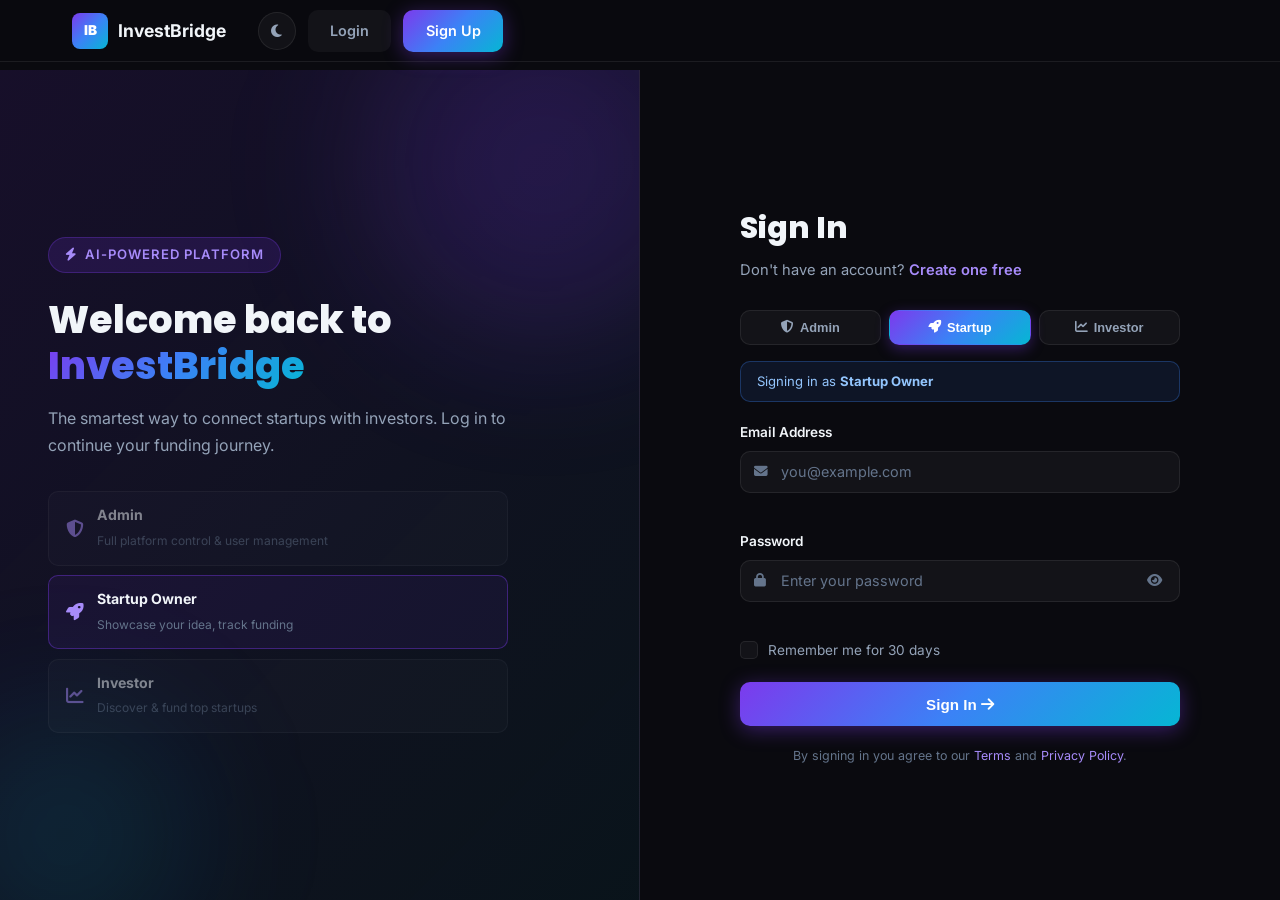
<file: dashboard_admin.html>
<!DOCTYPE html>
<html lang="en" data-theme="dark">
<head>
  <meta charset="UTF-8" /><meta name="viewport" content="width=device-width, initial-scale=1.0" />
  <title>Admin Dashboard – InvestBridge</title>
  <link href="https://fonts.googleapis.com/css2?family=Inter:wght@400;500;600;700;800&family=Poppins:wght@600;700;800&display=swap" rel="stylesheet" />
  <link rel="stylesheet" href="https://cdnjs.cloudflare.com/ajax/libs/font-awesome/6.5.0/css/all.min.css" />
  <link rel="stylesheet" href="style.css" />
  <link rel="stylesheet" href="dashboard.css" />
</head>
<body class="dash-body">

  <!-- Sidebar -->
  <aside class="sidebar" id="sidebar">
    <div class="sidebar-logo">
      <span class="logo-icon">IB</span>
      <span class="logo-text">InvestBridge</span>
    </div>
    <div class="sidebar-role-badge admin-badge"><i class="fas fa-shield-alt"></i> Admin</div>
    <nav class="sidebar-nav">
      <a href="#" class="nav-item active" data-section="overview">
        <i class="fas fa-th-large"></i> Overview
      </a>
      <a href="#" class="nav-item" data-section="users">
        <i class="fas fa-users"></i> Manage Users
      </a>
      <a href="#" class="nav-item" data-section="startups">
        <i class="fas fa-rocket"></i> Startups
      </a>
      <a href="#" class="nav-item" data-section="investors">
        <i class="fas fa-chart-line"></i> Investors
      </a>
    </nav>
    <button class="sidebar-logout" id="logout-btn"><i class="fas fa-sign-out-alt"></i> Logout</button>
  </aside>

  <!-- Main -->
  <div class="dash-main">
    <header class="dash-header">
      <button class="sidebar-toggle" id="sidebar-toggle"><i class="fas fa-bars"></i></button>
      <div class="dash-header-title">
        <h2 id="page-title">Admin Dashboard</h2>
        <span id="page-subtitle">Platform overview & management</span>
      </div>
      <div class="dash-header-right">
        <button id="theme-toggle" class="icon-btn" aria-label="Toggle theme"><i class="fas fa-moon"></i></button>
        <div class="dash-avatar admin-av" id="user-avatar">AD</div>
      </div>
    </header>

    <div class="dash-content">

      <!-- ── OVERVIEW ── -->
      <div class="dash-section" id="section-overview">
        <div class="welcome-banner admin-banner">
          <div>
            <h3>Welcome back, <span id="user-name">Admin</span> 👋</h3>
            <p>Here's what's happening on the platform today.</p>
          </div>
          <i class="fas fa-shield-alt welcome-icon"></i>
        </div>
        <div class="stats-row">
          <div class="dash-stat-card"><div class="dsc-icon" style="--c:#7c3aed"><i class="fas fa-users"></i></div><div><div class="dsc-num" id="stat-users">0</div><div class="dsc-lbl">Total Users</div></div></div>
          <div class="dash-stat-card"><div class="dsc-icon" style="--c:#3b82f6"><i class="fas fa-rocket"></i></div><div><div class="dsc-num" id="stat-startups">0</div><div class="dsc-lbl">Startups</div></div></div>
          <div class="dash-stat-card"><div class="dsc-icon" style="--c:#06b6d4"><i class="fas fa-chart-line"></i></div><div><div class="dsc-num" id="stat-investors">0</div><div class="dsc-lbl">Investors</div></div></div>
        </div>
        <div class="dash-card">
          <div class="dash-card-header">
            <h4><i class="fas fa-users"></i> Recent Users</h4>
          </div>
          <div class="table-wrap">
            <table class="dash-table">
              <thead><tr><th>#</th><th>Name</th><th>Email</th><th>Role</th><th>Joined</th><th>Status</th></tr></thead>
              <tbody id="users-tbody">
                <tr><td colspan="6" class="table-empty"><i class="fas fa-spinner fa-spin"></i> Loading...</td></tr>
              </tbody>
            </table>
          </div>
        </div>
      </div>

      <!-- ── MANAGE USERS ── -->
      <div class="dash-section" id="section-users" style="display:none">
        <div class="dash-card">
          <div class="dash-card-header">
            <h4><i class="fas fa-users"></i> All Users</h4>
            <div style="display:flex;gap:0.5rem;align-items:center">
              <input id="user-search" type="text" placeholder="Search by name or email…" class="dash-search-input" />
              <select id="user-role-filter" class="dash-select">
                <option value="">All Roles</option>
                <option value="admin">Admin</option>
                <option value="startup">Startup</option>
                <option value="investor">Investor</option>
              </select>
            </div>
          </div>
          <div class="table-wrap">
            <table class="dash-table">
              <thead><tr><th>#</th><th>Name</th><th>Email</th><th>Role</th><th>Joined</th><th>Status</th></tr></thead>
              <tbody id="all-users-tbody">
                <tr><td colspan="6" class="table-empty"><i class="fas fa-spinner fa-spin"></i> Loading...</td></tr>
              </tbody>
            </table>
          </div>
        </div>
      </div>

      <!-- ── STARTUPS ── -->
      <div class="dash-section" id="section-startups" style="display:none">
        <div class="dash-card">
          <div class="dash-card-header">
            <h4><i class="fas fa-rocket"></i> Registered Startups</h4>
          </div>
          <div class="table-wrap">
            <table class="dash-table">
              <thead><tr><th>#</th><th>Name</th><th>Email</th><th>Company</th><th>Industry</th><th>Stage</th><th>Joined</th></tr></thead>
              <tbody id="startups-tbody">
                <tr><td colspan="7" class="table-empty"><i class="fas fa-spinner fa-spin"></i> Loading...</td></tr>
              </tbody>
            </table>
          </div>
        </div>
      </div>

      <!-- ── INVESTORS ── -->
      <div class="dash-section" id="section-investors" style="display:none">
        <div class="dash-card">
          <div class="dash-card-header">
            <h4><i class="fas fa-chart-line"></i> Registered Investors</h4>
          </div>
          <div class="table-wrap">
            <table class="dash-table">
              <thead><tr><th>#</th><th>Name</th><th>Email</th><th>Firm</th><th>Type</th><th>Focus</th><th>Joined</th></tr></thead>
              <tbody id="investors-tbody">
                <tr><td colspan="7" class="table-empty"><i class="fas fa-spinner fa-spin"></i> Loading...</td></tr>
              </tbody>
            </table>
          </div>
        </div>
      </div>

    </div><!-- end dash-content -->
  </div><!-- end dash-main -->

  <script src="dashboard.js?v=10"></script>
</body>
</html>
</file>
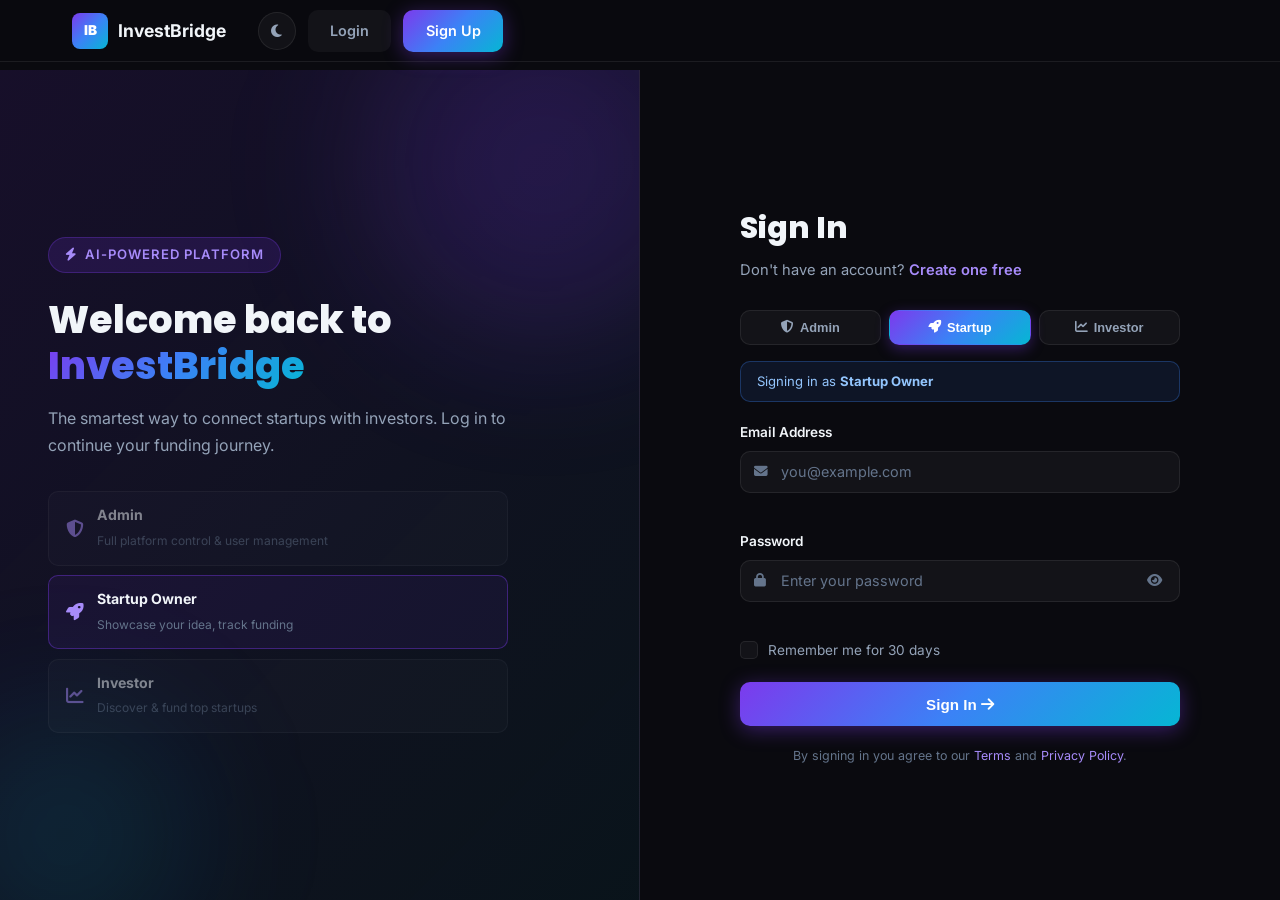
<file: dashboard_investor.html>
<!DOCTYPE html>
<html lang="en" data-theme="dark">
<head>
  <meta charset="UTF-8" /><meta name="viewport" content="width=device-width, initial-scale=1.0" />
  <title>Investor Dashboard – InvestBridge</title>
  <link href="https://fonts.googleapis.com/css2?family=Inter:wght@400;500;600;700;800&family=Poppins:wght@600;700;800&display=swap" rel="stylesheet" />
  <link rel="stylesheet" href="https://cdnjs.cloudflare.com/ajax/libs/font-awesome/6.5.0/css/all.min.css" />
  <link rel="stylesheet" href="style.css" />
  <link rel="stylesheet" href="dashboard.css" />
</head>
<body class="dash-body">

  <aside class="sidebar" id="sidebar">
    <div class="sidebar-logo">
      <span class="logo-icon">IB</span>
      <span class="logo-text">InvestBridge</span>
    </div>
    <div class="sidebar-role-badge investor-badge"><i class="fas fa-chart-line"></i> Investor</div>
    <nav class="sidebar-nav">
      <a href="#" class="nav-item active" data-section="inv-overview"><i class="fas fa-th-large"></i> Dashboard</a>
      <a href="#" class="nav-item" data-section="inv-discover"><i class="fas fa-search"></i> Discover Startups</a>
      <a href="#" class="nav-item" data-section="inv-interests"><i class="fas fa-hand-holding-usd"></i> My Interests</a>
      <a href="#" class="nav-item" data-section="inv-meetings"><i class="fas fa-calendar-check"></i> Meetings</a>
      <a href="#" class="nav-item" data-section="inv-notifications"><i class="fas fa-comments"></i> Messages</a>
      <a href="#" class="nav-item" data-section="inv-profile"><i class="fas fa-user-circle"></i> Profile</a>
    </nav>
    <button class="sidebar-logout" id="logout-btn"><i class="fas fa-sign-out-alt"></i> Logout</button>
  </aside>

  <div class="dash-main">
    <header class="dash-header">
      <button class="sidebar-toggle" id="sidebar-toggle"><i class="fas fa-bars"></i></button>
      <div class="dash-header-title">
        <h2 id="page-title">Investor Dashboard</h2>
        <span id="page-subtitle">Discover & fund top startups</span>
      </div>
      <div class="dash-header-right">
        <button id="theme-toggle" class="icon-btn" aria-label="Toggle theme"><i class="fas fa-moon"></i></button>
        <div class="dash-avatar investor-av" id="user-avatar">IN</div>
      </div>
    </header>

    <div class="dash-content">

      <!-- ── OVERVIEW ── -->
      <div class="dash-section" id="section-inv-overview">
        <div class="welcome-banner investor-banner">
          <div>
            <h3>Welcome back, <span id="user-name">Investor</span> 📈</h3>
            <p>Browse active startup proposals and show interest to invest.</p>
          </div>
          <i class="fas fa-chart-line welcome-icon"></i>
        </div>
        <div class="stats-row">
          <div class="dash-stat-card"><div class="dsc-icon" style="--c:#7c3aed"><i class="fas fa-file-alt"></i></div><div><div class="dsc-num" id="ov-active-proposals">0</div><div class="dsc-lbl">Active Proposals</div></div></div>
          <div class="dash-stat-card"><div class="dsc-icon" style="--c:#10b981"><i class="fas fa-hand-holding-usd"></i></div><div><div class="dsc-num" id="ov-my-interests">0</div><div class="dsc-lbl">My Interests</div></div></div>
          <div class="dash-stat-card"><div class="dsc-icon" style="--c:#3b82f6"><i class="fas fa-check-circle"></i></div><div><div class="dsc-num" id="ov-accepted">0</div><div class="dsc-lbl">Accepted</div></div></div>
          <div class="dash-stat-card"><div class="dsc-icon" style="--c:#f59e0b"><i class="fas fa-clock"></i></div><div><div class="dsc-num" id="ov-pending">0</div><div class="dsc-lbl">Pending</div></div></div>
        </div>
        <!-- recent proposals preview -->
        <div class="dash-card">
          <div class="dash-card-header">
            <h4><i class="fas fa-fire"></i> Latest Proposals</h4>
            <button class="btn btn-primary" style="padding:0.4rem 1rem;font-size:0.82rem"
              onclick="if(typeof switchSection==='function') switchSection('inv-discover')">
              View All
            </button>
          </div>
          <div id="overview-proposals-list" class="match-list">
            <div class="table-empty" style="padding:2rem;text-align:center">
              <i class="fas fa-spinner fa-spin"></i> Loading…
            </div>
          </div>
        </div>
      </div>

      <!-- ── DISCOVER STARTUPS ── -->
      <div class="dash-section" id="section-inv-discover" style="display:none">
        <div class="dash-card">
          <div class="dash-card-header">
            <h4><i class="fas fa-search"></i> Active Startup Proposals</h4>
            <div style="display:flex;gap:0.5rem;align-items:center">
              <input type="text" id="discover-search" placeholder="Search proposals…" class="dash-search-input" />
              <select id="discover-industry" class="dash-select">
                <option value="">All Sectors</option>
                <option>SaaS</option><option>FinTech</option><option>HealthTech</option>
                <option>CleanTech</option><option>AI/ML</option><option>EdTech</option>
                <option>E-Commerce</option><option>Other</option>
              </select>
            </div>
          </div>
          <div id="proposals-list" class="match-list">
            <div class="table-empty" style="padding:2rem;text-align:center">
              <i class="fas fa-spinner fa-spin"></i> Loading proposals…
            </div>
          </div>
        </div>
      </div>

      <!-- ── MY INTERESTS ── -->
      <div class="dash-section" id="section-inv-interests" style="display:none">
        <div class="dash-card">
          <div class="dash-card-header"><h4><i class="fas fa-hand-holding-usd"></i> My Interests</h4></div>
          <div class="table-wrap">
            <table class="dash-table">
              <thead>
                <tr><th>#</th><th>Proposal</th><th>Company</th><th>Industry</th><th>Goal</th><th>Stage</th><th>Status</th><th>Date</th></tr>
              </thead>
              <tbody id="my-interests-tbody">
                <tr><td colspan="8" class="table-empty"><i class="fas fa-spinner fa-spin"></i> Loading…</td></tr>
              </tbody>
            </table>
          </div>
        </div>
      </div>

      <!-- ── MEETINGS ── -->
      <div class="dash-section" id="section-inv-meetings" style="display:none">
        <div class="dash-card">
          <div class="dash-card-header">
            <h4><i class="fas fa-calendar-check"></i> My Meetings</h4>
          </div>
          <div class="table-wrap">
            <table class="dash-table">
              <thead><tr><th>#</th><th>Title</th><th>Startup</th><th>Date</th><th>Time</th><th>Type</th><th>Proposal</th><th>Status</th><th>Action</th></tr></thead>
              <tbody id="inv-meetings-tbody">
                <tr><td colspan="9" class="table-empty"><i class="fas fa-spinner fa-spin"></i> Loading…</td></tr>
              </tbody>
            </table>
          </div>
        </div>
      </div>

      <!-- ── MESSAGES ── -->
      <div class="dash-section" id="section-inv-notifications" style="display:none">
        <div style="display:flex;gap:1.5rem;height:600px">
          <div class="dash-card" style="width:280px;flex-shrink:0;display:flex;flex-direction:column;overflow:hidden">
            <div class="dash-card-header"><h4><i class="fas fa-comments"></i> Conversations</h4></div>
            <div id="inv-conv-list" style="flex:1;overflow-y:auto"></div>
          </div>
          <div class="dash-card" style="flex:1;display:flex;flex-direction:column;overflow:hidden">
            <div class="dash-card-header" id="inv-chat-header">
              <h4><i class="fas fa-comment-dots"></i> Select a conversation</h4>
            </div>
            <div id="inv-chat-messages" style="flex:1;overflow-y:auto;padding:1rem;display:flex;flex-direction:column;gap:0.75rem">
              <div style="text-align:center;color:var(--text3);margin-top:4rem">
                <i class="fas fa-comments" style="font-size:3rem;opacity:0.2;display:block;margin-bottom:1rem"></i>
                Select a conversation to start messaging
              </div>
            </div>
            <div id="inv-chat-input-area" style="padding:1rem;border-top:1px solid var(--border);display:none">
              <div style="display:flex;gap:0.75rem">
                <input type="text" id="inv-chat-input" placeholder="Type a message…"
                  style="flex:1;background:#1e1e2e;border:1px solid var(--border);color:#e2e8f0;border-radius:8px;padding:0.6rem 0.9rem;font-size:0.88rem;outline:none;font-family:inherit"
                  onkeydown="if(event.key==='Enter') invSendMessage()" />
                <button class="btn btn-primary" onclick="invSendMessage()" style="padding:0.6rem 1.1rem">
                  <i class="fas fa-paper-plane"></i>
                </button>
              </div>
            </div>
          </div>
        </div>
      </div>

      <!-- ── PROFILE ── -->
      <div class="dash-section" id="section-inv-profile" style="display:none">
        <div class="dash-card">
          <div class="dash-card-header"><h4><i class="fas fa-user-circle"></i> Investor Profile</h4></div>
          <div style="padding:2rem;display:flex;flex-direction:column;gap:1.25rem">
            <div class="settings-row"><strong>Name</strong><p id="inv-profile-name" style="color:var(--text3);font-size:0.85rem;margin-top:0.2rem">—</p></div>
            <div class="settings-row"><strong>Email</strong><p id="inv-profile-email" style="color:var(--text3);font-size:0.85rem;margin-top:0.2rem">—</p></div>
            <div class="settings-row"><strong>Role</strong><p style="color:var(--text3);font-size:0.85rem;margin-top:0.2rem">Investor</p></div>
          </div>
        </div>
      </div>

    </div>
  </div>

  <script src="dashboard.js?v=11"></script>
  <script src="investor.js?v=5"></script>
</body>
</html>
</file>
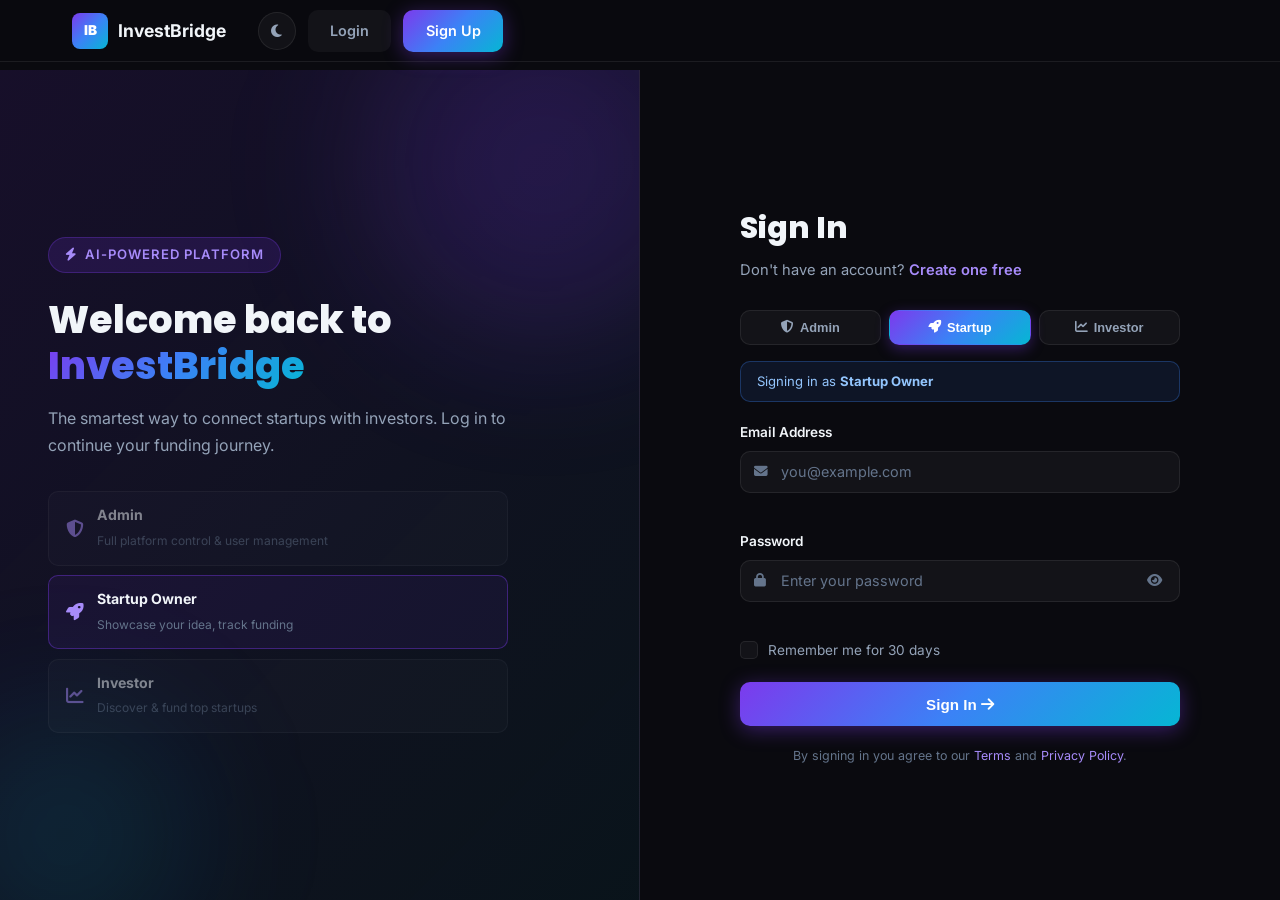
<file: dashboard_startup.html>
<!DOCTYPE html>
<html lang="en" data-theme="dark">
<head>
  <meta charset="UTF-8" /><meta name="viewport" content="width=device-width, initial-scale=1.0" />
  <title>Startup Dashboard – InvestBridge</title>
  <link href="https://fonts.googleapis.com/css2?family=Inter:wght@400;500;600;700;800&family=Poppins:wght@600;700;800&display=swap" rel="stylesheet" />
  <link rel="stylesheet" href="https://cdnjs.cloudflare.com/ajax/libs/font-awesome/6.5.0/css/all.min.css" />
  <link rel="stylesheet" href="style.css" />
  <link rel="stylesheet" href="dashboard.css" />
</head>
<body class="dash-body">

  <!-- ══ NEW PROPOSAL MODAL ══ -->
  <div id="proposal-modal" class="modal-overlay" style="display:none">
    <div class="modal-box">
      <div class="modal-header">
        <h3><i class="fas fa-file-alt"></i> New Proposal</h3>
        <button class="modal-close" id="modal-close"><i class="fas fa-times"></i></button>
      </div>
      <div id="modal-error" class="api-error" style="display:none"></div>
      <form id="proposal-form">
        <div class="form-group">
          <label>Proposal Title *</label>
          <input type="text" id="p-title" placeholder="e.g. TechVision AI – Series A" required />
        </div>
        <div class="form-group">
          <label>Description</label>
          <textarea id="p-desc" rows="3" placeholder="Describe your startup and what you're building…"></textarea>
        </div>
        <div class="form-row">
          <div class="form-group">
            <label>Industry</label>
            <select id="p-industry">
              <option value="">Select industry</option>
              <option>SaaS</option><option>FinTech</option><option>HealthTech</option>
              <option>CleanTech</option><option>AI/ML</option><option>EdTech</option>
              <option>E-Commerce</option><option>Other</option>
            </select>
          </div>
          <div class="form-group">
            <label>Funding Stage</label>
            <select id="p-stage">
              <option value="">Select stage</option>
              <option>Pre-Seed</option><option>Seed</option>
              <option>Series A</option><option>Series B</option><option>Series C</option>
            </select>
          </div>
        </div>
        <div class="form-group">
          <label>Funding Goal (USD)</label>
          <input type="number" id="p-goal" placeholder="e.g. 500000" min="0" />
        </div>
        <div class="modal-footer">
          <button type="button" class="btn btn-ghost" id="modal-cancel">Cancel</button>
          <button type="submit" class="btn btn-primary" id="proposal-submit-btn">
            <span class="btn-text"><i class="fas fa-plus"></i> Create Proposal</span>
            <span class="btn-loader" style="display:none"><i class="fas fa-spinner fa-spin"></i> Saving…</span>
          </button>
        </div>
      </form>
    </div>
  </div>

  <!-- ══ CONNECT MODAL ══ -->
  <div id="connect-modal" class="modal-overlay" style="display:none">
    <div class="modal-box" style="max-width:420px">
      <div class="modal-header">
        <h3><i class="fas fa-handshake"></i> Connect Request</h3>
        <button class="modal-close" onclick="closeModal('connect-modal')"><i class="fas fa-times"></i></button>
      </div>
      <div style="padding:1.5rem;text-align:center">
        <div id="connect-avatar" class="match-av" style="width:56px;height:56px;font-size:1.1rem;margin:0 auto 1rem"></div>
        <h4 id="connect-name" style="margin-bottom:0.25rem"></h4>
        <p id="connect-firm" style="color:var(--text3);font-size:0.85rem;margin-bottom:1.5rem"></p>
        <p style="color:var(--text2);font-size:0.9rem;margin-bottom:1.5rem">A connection request will be sent to this investor. They'll be notified and can accept or decline.</p>
        <div style="display:flex;gap:0.75rem;justify-content:center">
          <button class="btn btn-ghost" onclick="closeModal('connect-modal')">Cancel</button>
          <button class="btn btn-primary" onclick="confirmConnect()"><i class="fas fa-paper-plane"></i> Send Request</button>
        </div>
      </div>
    </div>
  </div>

  <!-- ══ SCHEDULE MEETING MODAL ══ -->
  <div id="schedule-modal" class="modal-overlay" style="display:none">
    <div class="modal-box" style="max-width:500px">
      <div class="modal-header">
        <h3><i class="fas fa-calendar-plus"></i> Schedule Meeting</h3>
        <button class="modal-close" onclick="closeModal('schedule-modal')"><i class="fas fa-times"></i></button>
      </div>
      <div id="schedule-error" class="api-error" style="display:none"></div>
      <form id="schedule-form" style="padding:1.5rem;display:flex;flex-direction:column;gap:1rem">
        <div class="form-group">
          <label>Select Investor (accepted deals only) *</label>
          <select id="s-investor-select" required>
            <option value="">Loading accepted investors…</option>
          </select>
        </div>
        <div class="form-group">
          <label>Meeting Title *</label>
          <input type="text" id="s-title" placeholder="e.g. Initial Pitch Call" required />
        </div>
        <div class="form-row">
          <div class="form-group">
            <label>Date *</label>
            <input type="date" id="s-date" required />
          </div>
          <div class="form-group">
            <label>Time *</label>
            <input type="time" id="s-time" required />
          </div>
        </div>
        <div class="form-group">
          <label>Meeting Type</label>
          <select id="s-type">
            <option>Video Call</option>
            <option>Phone Call</option>
            <option>In Person</option>
          </select>
        </div>
        <div class="form-group">
          <label>Agenda (optional)</label>
          <textarea id="s-agenda" rows="2" placeholder="What will you discuss?"></textarea>
        </div>
        <div class="modal-footer">
          <button type="button" class="btn btn-ghost" onclick="closeModal('schedule-modal')">Cancel</button>
          <button type="submit" class="btn btn-primary" id="schedule-submit-btn">
            <span class="btn-text"><i class="fas fa-calendar-plus"></i> Schedule</span>
            <span class="btn-loader" style="display:none"><i class="fas fa-spinner fa-spin"></i> Scheduling…</span>
          </button>
        </div>
      </form>
    </div>
  </div>

  <aside class="sidebar" id="sidebar">
    <div class="sidebar-logo">
      <span class="logo-icon">IB</span>
      <span class="logo-text">InvestBridge</span>
    </div>
    <div class="sidebar-role-badge startup-badge"><i class="fas fa-rocket"></i> Startup</div>
    <nav class="sidebar-nav">
      <a href="#" class="nav-item active" data-section="st-overview"><i class="fas fa-th-large"></i> Dashboard</a>
      <a href="#" class="nav-item" data-section="proposals"><i class="fas fa-file-alt"></i> My Proposals</a>
      <a href="#" class="nav-item" data-section="interested"><i class="fas fa-users"></i> Interested Investors</a>
      <a href="#" class="nav-item" data-section="investors"><i class="fas fa-search-dollar"></i> Find Investors</a>
      <a href="#" class="nav-item" data-section="meetings"><i class="fas fa-calendar-check"></i> Meetings</a>
      <a href="#" class="nav-item" data-section="notifications"><i class="fas fa-comments"></i> Messages</a>
      <a href="#" class="nav-item" data-section="profile"><i class="fas fa-user-circle"></i> Profile</a>
    </nav>
    <button class="sidebar-logout" id="logout-btn"><i class="fas fa-sign-out-alt"></i> Logout</button>
  </aside>

  <div class="dash-main">
    <header class="dash-header">
      <button class="sidebar-toggle" id="sidebar-toggle"><i class="fas fa-bars"></i></button>
      <div class="dash-header-title">
        <h2 id="page-title">Startup Dashboard</h2>
        <span id="page-subtitle">Manage your startup & funding</span>
      </div>
      <div class="dash-header-right">
        <button id="theme-toggle" class="icon-btn" aria-label="Toggle theme"><i class="fas fa-moon"></i></button>
        <div class="dash-avatar startup-av" id="user-avatar">ST</div>
      </div>
    </header>

    <div class="dash-content">

      <!-- ── OVERVIEW ── -->
      <div class="dash-section" id="section-st-overview">
        <div class="welcome-banner startup-banner">
          <div>
            <h3>Welcome, <span id="user-name">Founder</span> 🚀</h3>
            <p>Your startup is live. Keep pushing forward.</p>
          </div>
          <i class="fas fa-rocket welcome-icon"></i>
        </div>
        <div class="stats-row">
          <div class="dash-stat-card"><div class="dsc-icon" style="--c:#7c3aed"><i class="fas fa-file-alt"></i></div><div><div class="dsc-num" id="ov-proposals">0</div><div class="dsc-lbl">Proposals</div></div></div>
          <div class="dash-stat-card"><div class="dsc-icon" style="--c:#3b82f6"><i class="fas fa-users"></i></div><div><div class="dsc-num" id="ov-interested">0</div><div class="dsc-lbl">Interested Investors</div></div></div>
          <div class="dash-stat-card"><div class="dsc-icon" style="--c:#10b981"><i class="fas fa-check-circle"></i></div><div><div class="dsc-num" id="ov-accepted">0</div><div class="dsc-lbl">Accepted</div></div></div>
          <div class="dash-stat-card"><div class="dsc-icon" style="--c:#f59e0b"><i class="fas fa-calendar-check"></i></div><div><div class="dsc-num" id="ov-meetings">2</div><div class="dsc-lbl">Meetings Scheduled</div></div></div>
        </div>
        <!-- Interested investors preview -->
        <div class="dash-card">
          <div class="dash-card-header">
            <h4><i class="fas fa-users"></i> Investors Interested in Your Proposals</h4>
            <button class="btn btn-primary" style="padding:0.4rem 1rem;font-size:0.82rem"
              onclick="if(typeof switchSection==='function') switchSection('interested')">
              View All
            </button>
          </div>
          <div id="ov-interests-list" class="match-list">
            <div class="table-empty" style="padding:2rem;text-align:center">
              <i class="fas fa-spinner fa-spin"></i> Loading…
            </div>
          </div>
        </div>
      </div>

      <!-- ── MY PROPOSALS ── -->
      <div class="dash-section" id="section-proposals" style="display:none">
        <!-- interests panel (shown when viewing a proposal's investors) -->
        <div id="interests-panel" style="display:none">
          <div class="dash-card">
            <div class="dash-card-header">
              <h4><i class="fas fa-users"></i> Interested Investors — <span id="interests-proposal-title"></span></h4>
              <button class="btn btn-ghost" style="padding:0.4rem 0.8rem;font-size:0.82rem" onclick="closeInterestsPanel()">
                <i class="fas fa-arrow-left"></i> Back to Proposals
              </button>
            </div>
            <div class="table-wrap">
              <table class="dash-table">
                <thead><tr><th>#</th><th>Investor</th><th>Firm</th><th>Type</th><th>Email</th><th>Date</th><th>Status</th><th>Action</th></tr></thead>
                <tbody id="interests-tbody">
                  <tr><td colspan="8" class="table-empty"><i class="fas fa-spinner fa-spin"></i> Loading…</td></tr>
                </tbody>
              </table>
            </div>
          </div>
        </div>

        <div id="proposals-main">
          <div class="dash-card">
            <div class="dash-card-header">
              <h4><i class="fas fa-file-alt"></i> My Proposals</h4>
              <button class="btn btn-primary" style="padding:0.4rem 1rem;font-size:0.82rem" id="new-proposal-btn">
                <i class="fas fa-plus"></i> New Proposal
              </button>
            </div>
            <div class="table-wrap">
              <table class="dash-table">
                <thead><tr><th>#</th><th>Title</th><th>Industry</th><th>Funding Goal</th><th>Stage</th><th>Status</th><th>Investors</th><th>Created</th><th></th></tr></thead>
                <tbody id="proposals-tbody">
                  <tr><td colspan="9" class="table-empty"><i class="fas fa-spinner fa-spin"></i> Loading…</td></tr>
                </tbody>
              </table>
            </div>
          </div>
        </div>
      </div>

      <!-- ── INTERESTED INVESTORS ── -->
      <div class="dash-section" id="section-interested" style="display:none">
        <div class="dash-card">
          <div class="dash-card-header">
            <h4><i class="fas fa-users"></i> Investors Interested in Your Proposals</h4>
          </div>
          <div id="all-interests-list">
            <div class="table-empty" style="padding:2rem;text-align:center">
              <i class="fas fa-spinner fa-spin"></i> Loading…
            </div>
          </div>
        </div>
      </div>

      <!-- ── FIND INVESTORS ── -->
      <div class="dash-section" id="section-investors" style="display:none">
        <div class="dash-card">
          <div class="dash-card-header">
            <h4><i class="fas fa-search-dollar"></i> Find Investors</h4>
            <div style="display:flex;gap:0.5rem;align-items:center">
              <input type="text" id="inv-search" placeholder="Search by name, firm, focus…" class="dash-search-input" />
              <select id="inv-type-filter" class="dash-select">
                <option value="">All Types</option>
                <option>Angel</option>
                <option>VC</option>
                <option>Corporate</option>
                <option>Family Office</option>
              </select>
            </div>
          </div>
          <div id="investor-list" class="match-list">
            <div class="table-empty" style="padding:2rem;text-align:center">
              <i class="fas fa-spinner fa-spin"></i> Loading investors…
            </div>
          </div>
        </div>
      </div>

      <!-- ── MEETINGS ── -->
      <div class="dash-section" id="section-meetings" style="display:none">
        <div class="dash-card">
          <div class="dash-card-header">
            <h4><i class="fas fa-calendar-check"></i> Scheduled Meetings</h4>
            <button class="btn btn-primary" style="padding:0.4rem 1rem;font-size:0.82rem"
              onclick="openScheduleModal()">
              <i class="fas fa-plus"></i> Schedule Meeting
            </button>
          </div>
          <div class="table-wrap">
            <table class="dash-table">
              <thead><tr><th>#</th><th>Title</th><th>Investor</th><th>Date</th><th>Time</th><th>Type</th><th>Proposal</th><th>Status</th><th>Action</th></tr></thead>
              <tbody id="meetings-tbody">
                <tr><td colspan="9" class="table-empty"><i class="fas fa-spinner fa-spin"></i> Loading…</td></tr>
              </tbody>
            </table>
          </div>
        </div>
      </div>

      <!-- ── FUNDING TRACKER ── -->
      <div class="dash-section" id="section-funding" style="display:none">
        <div class="dash-card">
          <div class="dash-card-header"><h4><i class="fas fa-chart-bar"></i> Funding Tracker</h4></div>
          <div class="funding-progress-wrap">
            <div class="fp-labels"><span>Raised: <strong>$2.4M</strong></span><span>Goal: <strong>$3.2M</strong></span></div>
            <div class="fp-bar"><div class="fp-fill" style="width:74%"></div></div>
            <div class="fp-pct">74% of goal reached</div>
          </div>
        </div>
        <div class="dash-card">
          <div class="dash-card-header"><h4><i class="fas fa-history"></i> Investment History</h4></div>
          <div class="table-wrap">
            <table class="dash-table">
              <thead><tr><th>#</th><th>Investor</th><th>Amount</th><th>Date</th><th>Stage</th></tr></thead>
              <tbody>
                <tr><td>1</td><td>Apex Ventures</td><td class="positive">+$1.2M</td><td>Jan 10, 2026</td><td>Series A</td></tr>
                <tr><td>2</td><td>TechFund</td><td class="positive">+$800K</td><td>Feb 5, 2026</td><td>Series A</td></tr>
                <tr><td>3</td><td>GrowthCap</td><td class="positive">+$400K</td><td>Mar 18, 2026</td><td>Series A</td></tr>
              </tbody>
            </table>
          </div>
        </div>
      </div>

      <!-- ── MESSAGES ── -->
      <div class="dash-section" id="section-notifications" style="display:none">
        <div style="display:flex;gap:1.5rem;height:600px">
          <!-- conversation list -->
          <div class="dash-card" style="width:280px;flex-shrink:0;display:flex;flex-direction:column;overflow:hidden">
            <div class="dash-card-header"><h4><i class="fas fa-comments"></i> Conversations</h4></div>
            <div id="conv-list" style="flex:1;overflow-y:auto"></div>
          </div>
          <!-- chat area -->
          <div class="dash-card" style="flex:1;display:flex;flex-direction:column;overflow:hidden">
            <div class="dash-card-header" id="chat-header">
              <h4><i class="fas fa-comment-dots"></i> Select a conversation</h4>
            </div>
            <div id="chat-messages" style="flex:1;overflow-y:auto;padding:1rem;display:flex;flex-direction:column;gap:0.75rem">
              <div style="text-align:center;color:var(--text3);margin-top:4rem">
                <i class="fas fa-comments" style="font-size:3rem;opacity:0.2;display:block;margin-bottom:1rem"></i>
                Select a conversation to start messaging
              </div>
            </div>
            <div id="chat-input-area" style="padding:1rem;border-top:1px solid var(--border);display:none">
              <div style="display:flex;gap:0.75rem">
                <input type="text" id="chat-input" placeholder="Type a message…"
                  style="flex:1;background:#1e1e2e;border:1px solid var(--border);color:#e2e8f0;border-radius:8px;padding:0.6rem 0.9rem;font-size:0.88rem;outline:none;font-family:inherit"
                  onkeydown="if(event.key==='Enter') sendChatMessage()" />
                <button class="btn btn-primary" onclick="sendChatMessage()" style="padding:0.6rem 1.1rem">
                  <i class="fas fa-paper-plane"></i>
                </button>
              </div>
            </div>
          </div>
        </div>
      </div>

      <!-- ── PROFILE ── -->
      <div class="dash-section" id="section-profile" style="display:none">
        <div class="dash-card">
          <div class="dash-card-header"><h4><i class="fas fa-user-circle"></i> Startup Profile</h4></div>
          <div style="padding:2rem;display:flex;flex-direction:column;gap:1.25rem">
            <div class="settings-row"><strong>Founder Name</strong><p id="profile-name" style="color:var(--text3);font-size:0.85rem;margin-top:0.2rem">—</p></div>
            <div class="settings-row"><strong>Email</strong><p id="profile-email" style="color:var(--text3);font-size:0.85rem;margin-top:0.2rem">—</p></div>
            <div class="settings-row"><strong>Role</strong><p style="color:var(--text3);font-size:0.85rem;margin-top:0.2rem">Startup Owner</p></div>
          </div>
        </div>
      </div>

    </div>
  </div>

  <script src="dashboard.js?v=11"></script>
  <script src="startup.js?v=10"></script>
</body>
</html>
</file>
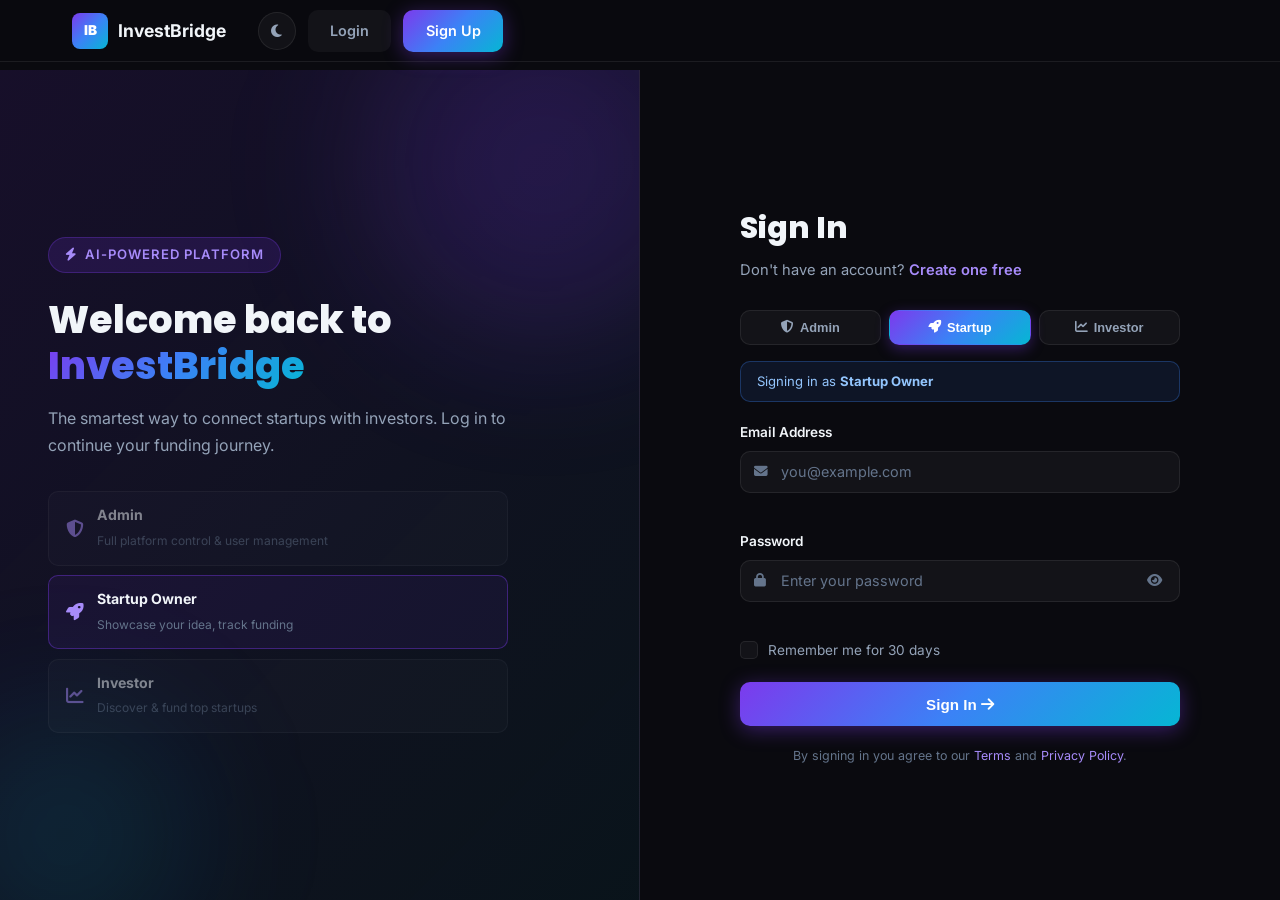
<file: login.html>
﻿<!DOCTYPE html>
<html lang="en" data-theme="dark">
<head>
  <meta charset="UTF-8" />
  <meta name="viewport" content="width=device-width, initial-scale=1.0" />
  <title>Login – InvestBridge</title>
  <link href="https://fonts.googleapis.com/css2?family=Inter:wght@300;400;500;600;700;800;900&family=Poppins:wght@300;400;500;600;700;800&display=swap" rel="stylesheet" />
  <link rel="stylesheet" href="https://cdnjs.cloudflare.com/ajax/libs/font-awesome/6.5.0/css/all.min.css" />
  <link rel="stylesheet" href="style.css" />
  <link rel="stylesheet" href="auth.css" />
</head>
<body class="auth-body">
  <canvas id="particles-canvas"></canvas>

  <nav id="navbar" class="scrolled">
    <div class="nav-container">
      <a href="index.html" class="nav-logo">
        <span class="logo-icon">IB</span>
        <span class="logo-text">InvestBridge</span>
      </a>
      <div class="nav-actions">
        <button id="theme-toggle" aria-label="Toggle theme"><i class="fas fa-moon"></i></button>
        <a href="login.html" class="btn btn-ghost">Login</a>
        <a href="signup.html" class="btn btn-primary">Sign Up</a>
      </div>
    </div>
  </nav>

  <main class="auth-main">
    <!-- Left Panel -->
    <div class="auth-panel auth-left">
      <div class="auth-left-content">
        <div class="auth-brand-badge"><i class="fas fa-bolt"></i> AI-Powered Platform</div>
        <h2>Welcome back to <span class="gradient-text">InvestBridge</span></h2>
        <p>The smartest way to connect startups with investors. Log in to continue your funding journey.</p>
        <!-- Role info cards -->
        <div class="role-info-cards">
          <div class="role-info-card" id="info-admin">
            <i class="fas fa-shield-alt"></i>
            <div><strong>Admin</strong><span>Full platform control & user management</span></div>
          </div>
          <div class="role-info-card active" id="info-startup">
            <i class="fas fa-rocket"></i>
            <div><strong>Startup Owner</strong><span>Showcase your idea, track funding</span></div>
          </div>
          <div class="role-info-card" id="info-investor">
            <i class="fas fa-chart-line"></i>
            <div><strong>Investor</strong><span>Discover & fund top startups</span></div>
          </div>
        </div>
      </div>
      <div class="auth-orb auth-orb1"></div>
      <div class="auth-orb auth-orb2"></div>
    </div>

    <!-- Right Panel -->
    <div class="auth-panel auth-right">
      <div class="auth-form-wrap">
        <div class="auth-form-header">
          <h1>Sign In</h1>
          <p>Don't have an account? <a href="signup.html">Create one free</a></p>
        </div>

        <!-- Role Selector -->
        <div class="role-selector" id="login-role-selector">
          <button type="button" class="role-pill" data-role="admin">
            <i class="fas fa-shield-alt"></i> Admin
          </button>
          <button type="button" class="role-pill active" data-role="startup">
            <i class="fas fa-rocket"></i> Startup
          </button>
          <button type="button" class="role-pill" data-role="investor">
            <i class="fas fa-chart-line"></i> Investor
          </button>
        </div>

        <div id="role-banner" class="role-banner role-startup">
          Signing in as <strong id="role-label">Startup Owner</strong>
        </div>

        <div id="api-error" class="api-error" style="display:none"></div>

        <form id="login-form" novalidate>
          <input type="hidden" id="login-role" name="role" value="startup" />

          <div class="form-group">
            <label for="email">Email Address</label>
            <div class="input-wrap">
              <i class="fas fa-envelope input-icon"></i>
              <input type="email" id="email" name="email" placeholder="you@example.com" autocomplete="email" required />
            </div>
            <span class="field-error" id="email-error"></span>
          </div>

          <div class="form-group">
            <label for="password">Password</label>
            <div class="input-wrap">
              <i class="fas fa-lock input-icon"></i>
              <input type="password" id="password" name="password" placeholder="Enter your password" autocomplete="current-password" required />
              <button type="button" class="toggle-pw" aria-label="Toggle password">
                <i class="fas fa-eye"></i>
              </button>
            </div>
            <span class="field-error" id="password-error"></span>
          </div>

          <div class="form-check">
            <label class="checkbox-label">
              <input type="checkbox" id="remember" />
              <span class="checkmark"></span>
              Remember me for 30 days
            </label>
          </div>

          <button type="submit" class="btn btn-primary btn-full ripple" id="login-btn">
            <span class="btn-text">Sign In <i class="fas fa-arrow-right"></i></span>
            <span class="btn-loader" style="display:none"><i class="fas fa-spinner fa-spin"></i> Signing in...</span>
          </button>
        </form>

        <p class="auth-footer-note">
          By signing in you agree to our <a href="#">Terms</a> and <a href="#">Privacy Policy</a>.
        </p>
      </div>
    </div>
  </main>

  <script src="auth.js"></script>
</body>
</html>
</file>
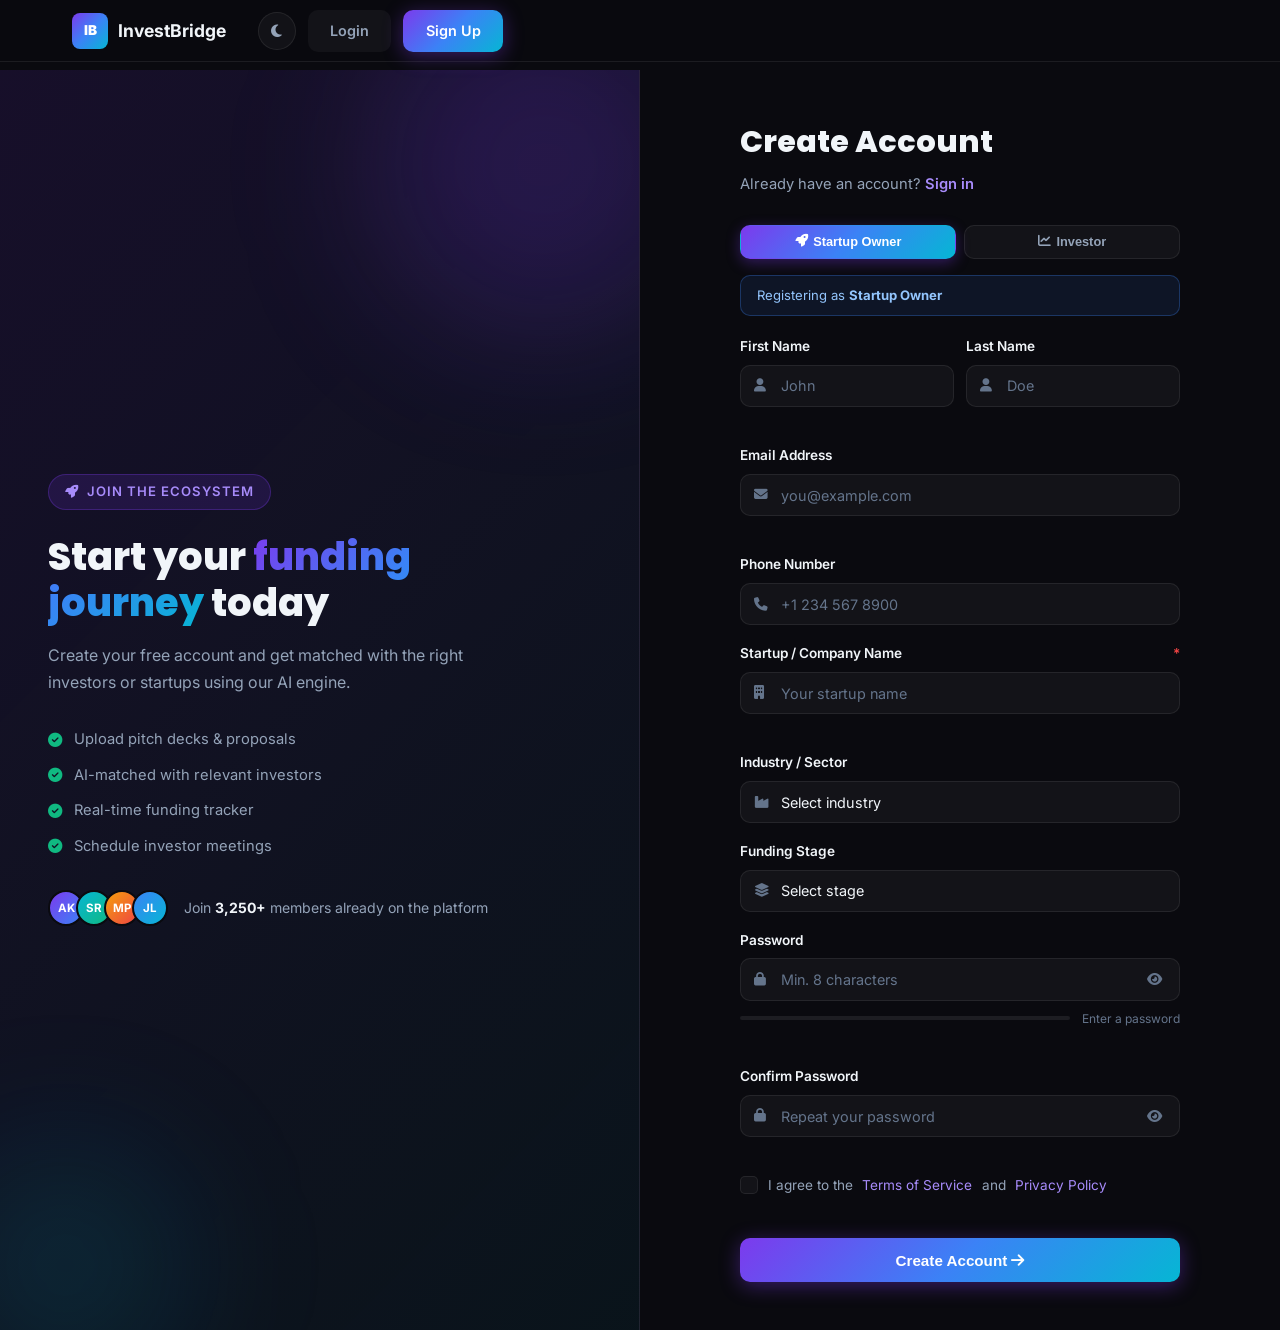
<file: signup.html>
<!DOCTYPE html>
<html lang="en" data-theme="dark">
<head>
  <meta charset="UTF-8" />
  <meta name="viewport" content="width=device-width, initial-scale=1.0" />
  <title>Sign Up – InvestBridge</title>
  <link href="https://fonts.googleapis.com/css2?family=Inter:wght@300;400;500;600;700;800;900&family=Poppins:wght@300;400;500;600;700;800&display=swap" rel="stylesheet" />
  <link rel="stylesheet" href="https://cdnjs.cloudflare.com/ajax/libs/font-awesome/6.5.0/css/all.min.css" />
  <link rel="stylesheet" href="style.css" />
  <link rel="stylesheet" href="auth.css" />
</head>
<body class="auth-body">
  <canvas id="particles-canvas"></canvas>

  <nav id="navbar" class="scrolled">
    <div class="nav-container">
      <a href="index.html" class="nav-logo">
        <span class="logo-icon">IB</span>
        <span class="logo-text">InvestBridge</span>
      </a>
      <div class="nav-actions">
        <button id="theme-toggle" aria-label="Toggle theme"><i class="fas fa-moon"></i></button>
        <a href="login.html" class="btn btn-ghost">Login</a>
        <a href="signup.html" class="btn btn-primary">Sign Up</a>
      </div>
    </div>
  </nav>

  <main class="auth-main">
    <!-- Left Panel -->
    <div class="auth-panel auth-left">
      <div class="auth-left-content">
        <div class="auth-brand-badge"><i class="fas fa-rocket"></i> Join the Ecosystem</div>
        <h2>Start your <span class="gradient-text">funding journey</span> today</h2>
        <p>Create your free account and get matched with the right investors or startups using our AI engine.</p>

        <!-- Dynamic left panel content per role -->
        <div id="left-startup">
          <div class="auth-perks">
            <div class="perk-item"><i class="fas fa-check-circle"></i><span>Upload pitch decks & proposals</span></div>
            <div class="perk-item"><i class="fas fa-check-circle"></i><span>AI-matched with relevant investors</span></div>
            <div class="perk-item"><i class="fas fa-check-circle"></i><span>Real-time funding tracker</span></div>
            <div class="perk-item"><i class="fas fa-check-circle"></i><span>Schedule investor meetings</span></div>
          </div>
        </div>
        <div id="left-investor" style="display:none">
          <div class="auth-perks">
            <div class="perk-item"><i class="fas fa-check-circle"></i><span>Discover vetted startups daily</span></div>
            <div class="perk-item"><i class="fas fa-check-circle"></i><span>AI-curated deal flow</span></div>
            <div class="perk-item"><i class="fas fa-check-circle"></i><span>Secure escrow-backed investing</span></div>
            <div class="perk-item"><i class="fas fa-check-circle"></i><span>Portfolio performance dashboard</span></div>
          </div>
        </div>

        <div class="auth-avatars">
          <div class="avatar-stack">
            <div class="av" style="background:linear-gradient(135deg,#7c3aed,#3b82f6)">AK</div>
            <div class="av" style="background:linear-gradient(135deg,#06b6d4,#10b981)">SR</div>
            <div class="av" style="background:linear-gradient(135deg,#f59e0b,#ef4444)">MP</div>
            <div class="av" style="background:linear-gradient(135deg,#3b82f6,#06b6d4)">JL</div>
          </div>
          <span>Join <strong>3,250+</strong> members already on the platform</span>
        </div>
      </div>
      <div class="auth-orb auth-orb1"></div>
      <div class="auth-orb auth-orb2"></div>
    </div>

    <!-- Right Panel -->
    <div class="auth-panel auth-right">
      <div class="auth-form-wrap">
        <div class="auth-form-header">
          <h1>Create Account</h1>
          <p>Already have an account? <a href="login.html">Sign in</a></p>
        </div>

        <!-- Role Selector (no admin for self-registration) -->
        <div class="role-selector" id="signup-role-selector">
          <button type="button" class="role-pill active" data-role="startup">
            <i class="fas fa-rocket"></i> Startup Owner
          </button>
          <button type="button" class="role-pill" data-role="investor">
            <i class="fas fa-chart-line"></i> Investor
          </button>
        </div>

        <div id="su-role-banner" class="role-banner role-startup">
          Registering as <strong id="su-role-label">Startup Owner</strong>
        </div>

        <div id="su-api-error" class="api-error" style="display:none"></div>

        <form id="signup-form" novalidate>
          <input type="hidden" id="signup-role" name="role" value="startup" />

          <div class="form-row">
            <div class="form-group">
              <label for="first-name">First Name</label>
              <div class="input-wrap">
                <i class="fas fa-user input-icon"></i>
                <input type="text" id="first-name" name="first_name" placeholder="John" required />
              </div>
              <span class="field-error" id="first-name-error"></span>
            </div>
            <div class="form-group">
              <label for="last-name">Last Name</label>
              <div class="input-wrap">
                <i class="fas fa-user input-icon"></i>
                <input type="text" id="last-name" name="last_name" placeholder="Doe" required />
              </div>
              <span class="field-error" id="last-name-error"></span>
            </div>
          </div>

          <div class="form-group">
            <label for="su-email">Email Address</label>
            <div class="input-wrap">
              <i class="fas fa-envelope input-icon"></i>
              <input type="email" id="su-email" name="email" placeholder="you@example.com" autocomplete="email" required />
            </div>
            <span class="field-error" id="su-email-error"></span>
          </div>

          <div class="form-group">
            <label for="phone">Phone Number</label>
            <div class="input-wrap">
              <i class="fas fa-phone input-icon"></i>
              <input type="tel" id="phone" name="phone" placeholder="+1 234 567 8900" />
            </div>
          </div>

          <!-- Startup-specific fields -->
          <div id="startup-fields">
            <div class="form-group">
              <label for="company">Startup / Company Name <span class="req">*</span></label>
              <div class="input-wrap">
                <i class="fas fa-building input-icon"></i>
                <input type="text" id="company" name="company_name" placeholder="Your startup name" />
              </div>
              <span class="field-error" id="company-error"></span>
            </div>
            <div class="form-group">
              <label for="industry">Industry / Sector</label>
              <div class="input-wrap select-wrap">
                <i class="fas fa-industry input-icon"></i>
                <select id="industry" name="industry">
                  <option value="">Select industry</option>
                  <option>FinTech</option><option>HealthTech</option><option>EdTech</option>
                  <option>SaaS</option><option>AI / ML</option><option>CleanTech</option>
                  <option>E-Commerce</option><option>Other</option>
                </select>
              </div>
            </div>
            <div class="form-group">
              <label for="funding-stage">Funding Stage</label>
              <div class="input-wrap select-wrap">
                <i class="fas fa-layer-group input-icon"></i>
                <select id="funding-stage" name="funding_stage">
                  <option value="">Select stage</option>
                  <option>Pre-Seed</option><option>Seed</option>
                  <option>Series A</option><option>Series B</option><option>Series C+</option>
                </select>
              </div>
            </div>
          </div>

          <!-- Investor-specific fields -->
          <div id="investor-fields" style="display:none">
            <div class="form-group">
              <label for="firm">Investment Firm</label>
              <div class="input-wrap">
                <i class="fas fa-briefcase input-icon"></i>
                <input type="text" id="firm" name="firm_name" placeholder="e.g. Apex Ventures (optional)" />
              </div>
            </div>
            <div class="form-group">
              <label for="inv-type">Investor Type</label>
              <div class="input-wrap select-wrap">
                <i class="fas fa-user-tie input-icon"></i>
                <select id="inv-type" name="investor_type">
                  <option value="">Select type</option>
                  <option>Angel Investor</option><option>Venture Capital</option>
                  <option>Private Equity</option><option>Corporate VC</option><option>Family Office</option>
                </select>
              </div>
            </div>
            <div class="form-group">
              <label for="inv-focus">Investment Focus</label>
              <div class="input-wrap select-wrap">
                <i class="fas fa-crosshairs input-icon"></i>
                <select id="inv-focus" name="investment_focus">
                  <option value="">Select focus</option>
                  <option>Early Stage</option><option>Growth Stage</option><option>Late Stage</option><option>All Stages</option>
                </select>
              </div>
            </div>
          </div>

          <div class="form-group">
            <label for="su-password">Password</label>
            <div class="input-wrap">
              <i class="fas fa-lock input-icon"></i>
              <input type="password" id="su-password" name="password" placeholder="Min. 8 characters" autocomplete="new-password" required />
              <button type="button" class="toggle-pw" aria-label="Toggle password">
                <i class="fas fa-eye"></i>
              </button>
            </div>
            <div class="password-strength">
              <div class="strength-bar"><div class="strength-fill" id="strength-fill"></div></div>
              <span id="strength-label">Enter a password</span>
            </div>
            <span class="field-error" id="su-password-error"></span>
          </div>

          <div class="form-group">
            <label for="confirm-password">Confirm Password</label>
            <div class="input-wrap">
              <i class="fas fa-lock input-icon"></i>
              <input type="password" id="confirm-password" name="confirm_password" placeholder="Repeat your password" autocomplete="new-password" required />
              <button type="button" class="toggle-pw" aria-label="Toggle password">
                <i class="fas fa-eye"></i>
              </button>
            </div>
            <span class="field-error" id="confirm-password-error"></span>
          </div>

          <div class="form-check">
            <label class="checkbox-label">
              <input type="checkbox" id="terms" required />
              <span class="checkmark"></span>
              I agree to the <a href="#">Terms of Service</a> and <a href="#">Privacy Policy</a>
            </label>
            <span class="field-error" id="terms-error"></span>
          </div>

          <button type="submit" class="btn btn-primary btn-full ripple" id="signup-btn">
            <span class="btn-text">Create Account <i class="fas fa-arrow-right"></i></span>
            <span class="btn-loader" style="display:none"><i class="fas fa-spinner fa-spin"></i> Creating account...</span>
          </button>
        </form>
      </div>
    </div>
  </main>

  <script src="auth.js"></script>
</body>
</html>
</file>
<file: style.css>
/* ===== RESET & BASE ===== */
*, *::before, *::after { box-sizing: border-box; margin: 0; padding: 0; }

:root {
  --bg: #0a0a0f;
  --bg2: #0f0f1a;
  --bg3: #13131f;
  --surface: rgba(255,255,255,0.04);
  --surface2: rgba(255,255,255,0.08);
  --border: rgba(255,255,255,0.08);
  --text: #f1f5f9;
  --text2: #94a3b8;
  --text3: #64748b;
  --purple: #7c3aed;
  --purple-light: #a78bfa;
  --blue: #3b82f6;
  --cyan: #06b6d4;
  --green: #10b981;
  --amber: #f59e0b;
  --red: #ef4444;
  --grad: linear-gradient(135deg, #7c3aed, #3b82f6, #06b6d4);
  --grad2: linear-gradient(135deg, #7c3aed, #06b6d4);
  --shadow: 0 25px 50px rgba(0,0,0,0.5);
  --shadow-sm: 0 8px 24px rgba(0,0,0,0.3);
  --radius: 16px;
  --radius-sm: 10px;
  --transition: 0.3s cubic-bezier(0.4,0,0.2,1);
}

[data-theme="light"] {
  --bg: #f8fafc;
  --bg2: #f1f5f9;
  --bg3: #e2e8f0;
  --surface: rgba(0,0,0,0.03);
  --surface2: rgba(0,0,0,0.06);
  --border: rgba(0,0,0,0.08);
  --text: #0f172a;
  --text2: #475569;
  --text3: #94a3b8;
  --shadow: 0 25px 50px rgba(0,0,0,0.1);
  --shadow-sm: 0 8px 24px rgba(0,0,0,0.08);
}

html { scroll-behavior: smooth; }

body {
  font-family: 'Inter', 'Poppins', sans-serif;
  background: var(--bg);
  color: var(--text);
  overflow-x: hidden;
  line-height: 1.6;
}

/* ===== SCROLLBAR ===== */
::-webkit-scrollbar { width: 6px; }
::-webkit-scrollbar-track { background: var(--bg); }
::-webkit-scrollbar-thumb { background: var(--purple); border-radius: 3px; }

/* ===== LOADER ===== */
#loader {
  position: fixed; inset: 0; z-index: 9999;
  background: var(--bg);
  display: flex; align-items: center; justify-content: center;
  transition: opacity 0.5s, visibility 0.5s;
}
#loader.hidden { opacity: 0; visibility: hidden; }
.loader-inner { text-align: center; }
.loader-logo {
  font-size: 2.5rem; font-weight: 900;
  background: var(--grad); -webkit-background-clip: text; background-clip: text; -webkit-text-fill-color: transparent;
  margin-bottom: 1.5rem; letter-spacing: 2px;
  animation: pulse 1s ease-in-out infinite;
}
.loader-bar {
  width: 200px; height: 3px; background: var(--surface2);
  border-radius: 2px; overflow: hidden;
}
.loader-fill {
  height: 100%; width: 0; background: var(--grad);
  border-radius: 2px; animation: loadFill 1.8s ease forwards;
}
@keyframes loadFill { to { width: 100%; } }
@keyframes pulse { 0%,100%{opacity:1} 50%{opacity:0.6} }

/* ===== PARTICLES ===== */
#particles-canvas {
  position: fixed; inset: 0; z-index: 0;
  pointer-events: none; opacity: 0.4;
}

/* ===== NAVBAR ===== */
#navbar {
  position: fixed; top: 0; left: 0; right: 0; z-index: 1000;
  padding: 1rem 0;
  transition: var(--transition);
}
#navbar.scrolled {
  background: rgba(10,10,15,0.85);
  backdrop-filter: blur(20px);
  border-bottom: 1px solid var(--border);
  padding: 0.6rem 0;
}
[data-theme="light"] #navbar.scrolled { background: rgba(248,250,252,0.85); }
.nav-container {
  max-width: 1200px; margin: 0 auto; padding: 0 2rem;
  display: flex; align-items: center; gap: 2rem;
}
.nav-logo {
  display: flex; align-items: center; gap: 0.6rem;
  text-decoration: none; flex-shrink: 0;
}
.logo-icon {
  width: 36px; height: 36px; border-radius: 8px;
  background: var(--grad); display: flex; align-items: center; justify-content: center;
  font-weight: 900; font-size: 0.85rem; color: white;
}
.logo-text { font-weight: 700; font-size: 1.1rem; color: var(--text); }
.nav-links {
  display: flex; list-style: none; gap: 0.25rem; margin-left: auto;
}
.nav-links a {
  color: var(--text2); text-decoration: none; padding: 0.5rem 0.85rem;
  border-radius: var(--radius-sm); font-size: 0.9rem; font-weight: 500;
  transition: var(--transition);
}
.nav-links a:hover { color: var(--text); background: var(--surface2); }
.nav-actions { display: flex; align-items: center; gap: 0.75rem; }
#theme-toggle {
  background: var(--surface); border: 1px solid var(--border);
  color: var(--text2); width: 38px; height: 38px; border-radius: 50%;
  cursor: pointer; transition: var(--transition); font-size: 0.9rem;
}
#theme-toggle:hover { background: var(--surface2); color: var(--text); }
.hamburger {
  display: none; flex-direction: column; gap: 5px;
  background: none; border: none; cursor: pointer; padding: 4px;
}
.hamburger span {
  display: block; width: 24px; height: 2px;
  background: var(--text); border-radius: 2px; transition: var(--transition);
}
.mobile-menu {
  display: none; flex-direction: column; padding: 1rem 2rem 1.5rem;
  background: rgba(10,10,15,0.95); backdrop-filter: blur(20px);
  border-top: 1px solid var(--border);
}
.mobile-menu a { color: var(--text2); text-decoration: none; padding: 0.75rem 0; font-weight: 500; }
.mobile-menu.open { display: flex; }

/* ===== BUTTONS ===== */
.btn {
  display: inline-flex; align-items: center; gap: 0.5rem;
  padding: 0.6rem 1.4rem; border-radius: var(--radius-sm);
  font-weight: 600; font-size: 0.9rem; text-decoration: none;
  cursor: pointer; border: none; transition: var(--transition);
  position: relative; overflow: hidden;
}
.btn-primary {
  background: var(--grad); color: white;
  box-shadow: 0 4px 20px rgba(124,58,237,0.4);
}
.btn-primary:hover { transform: translateY(-2px); box-shadow: 0 8px 30px rgba(124,58,237,0.6); }
.btn-outline {
  background: transparent; color: var(--text);
  border: 1px solid var(--border);
}
.btn-outline:hover { background: var(--surface2); border-color: var(--purple-light); }
.btn-ghost { background: var(--surface); color: var(--text2); }
.btn-ghost:hover { background: var(--surface2); color: var(--text); }
.btn-lg { padding: 0.85rem 2rem; font-size: 1rem; border-radius: var(--radius); }

/* Ripple */
.ripple::after {
  content: ''; position: absolute; border-radius: 50%;
  background: rgba(255,255,255,0.3); width: 0; height: 0;
  top: 50%; left: 50%; transform: translate(-50%,-50%);
  transition: width 0.4s, height 0.4s, opacity 0.4s;
}
.ripple:active::after { width: 200px; height: 200px; opacity: 0; }

/* ===== LAYOUT ===== */
.container { max-width: 1200px; margin: 0 auto; padding: 0 2rem; }
.section { padding: 6rem 0; position: relative; z-index: 1; }
.section-alt { background: var(--bg2); }
.section-header { text-align: center; margin-bottom: 4rem; }
.section-header h2 { font-size: clamp(1.8rem, 4vw, 2.8rem); font-weight: 800; margin: 0.75rem 0; }
.section-header p { color: var(--text2); font-size: 1.05rem; max-width: 560px; margin: 0 auto; }
.section-badge {
  display: inline-block; padding: 0.35rem 1rem;
  background: rgba(124,58,237,0.15); border: 1px solid rgba(124,58,237,0.3);
  border-radius: 100px; color: var(--purple-light); font-size: 0.8rem; font-weight: 600;
  text-transform: uppercase; letter-spacing: 1px; margin-bottom: 0.5rem;
}
.gradient-text {
  background: var(--grad); -webkit-background-clip: text; -webkit-text-fill-color: transparent;
  background-clip: text;
}
.glass-card {
  background: rgba(255,255,255,0.05);
  backdrop-filter: blur(20px);
  border: 1px solid var(--border);
  border-radius: var(--radius);
}

/* ===== HERO ===== */
#hero {
  min-height: 100vh; display: flex; align-items: center;
  padding: 8rem 2rem 4rem;
  max-width: 1200px; margin: 0 auto;
  gap: 4rem; position: relative; z-index: 1;
}
.hero-content { flex: 1; max-width: 580px; }
.hero-badge {
  display: inline-flex; align-items: center; gap: 0.5rem;
  padding: 0.4rem 1rem; background: rgba(124,58,237,0.15);
  border: 1px solid rgba(124,58,237,0.3); border-radius: 100px;
  color: var(--purple-light); font-size: 0.85rem; font-weight: 600;
  margin-bottom: 1.5rem;
}
.hero-title {
  font-size: clamp(2.2rem, 5vw, 3.8rem); font-weight: 900;
  line-height: 1.1; margin-bottom: 1.25rem;
  font-family: 'Poppins', sans-serif;
}
.hero-sub { color: var(--text2); font-size: 1.1rem; margin-bottom: 2rem; max-width: 480px; }
.hero-cta { display: flex; gap: 1rem; flex-wrap: wrap; margin-bottom: 2rem; }
.hero-trust { display: flex; gap: 1.5rem; flex-wrap: wrap; }
.hero-trust span { color: var(--text3); font-size: 0.85rem; display: flex; align-items: center; gap: 0.4rem; }
.hero-trust i { color: var(--purple-light); }

/* Hero Visual */
.hero-visual {
  flex: 1; position: relative; display: flex;
  align-items: center; justify-content: center; min-height: 400px;
}
.hero-card {
  background: rgba(255,255,255,0.06);
  backdrop-filter: blur(24px);
  border: 1px solid rgba(255,255,255,0.1);
  border-radius: 20px; padding: 1.5rem;
  width: 320px; box-shadow: var(--shadow);
}
.hcard-header { display: flex; align-items: center; gap: 0.75rem; margin-bottom: 1.25rem; }
.hcard-avatar {
  width: 42px; height: 42px; border-radius: 10px;
  display: flex; align-items: center; justify-content: center;
  font-weight: 700; color: white; font-size: 1.1rem; flex-shrink: 0;
}
.hcard-name { font-weight: 700; font-size: 0.95rem; }
.hcard-tag { color: var(--text3); font-size: 0.78rem; }
.hcard-badge {
  margin-left: auto; background: rgba(239,68,68,0.15);
  border: 1px solid rgba(239,68,68,0.3); color: #fca5a5;
  padding: 0.2rem 0.6rem; border-radius: 100px; font-size: 0.75rem;
}
.hcard-progress-label { display: flex; justify-content: space-between; font-size: 0.82rem; color: var(--text2); margin-bottom: 0.5rem; }
.hcard-pct { color: var(--purple-light); font-weight: 700; }
.hcard-bar { height: 6px; background: var(--surface2); border-radius: 3px; overflow: hidden; margin-bottom: 1.25rem; }
.hcard-fill { height: 100%; background: var(--grad); border-radius: 3px; animation: fillBar 2s ease 2s both; }
@keyframes fillBar { from { width: 0 !important; } }
.hcard-stats { display: flex; justify-content: space-between; }
.hs-val { font-weight: 700; font-size: 1rem; }
.hs-lbl { color: var(--text3); font-size: 0.75rem; }

.hero-card-sm {
  position: absolute; padding: 0.75rem 1rem;
  display: flex; align-items: center; gap: 0.6rem;
  font-size: 0.82rem; white-space: nowrap;
}
.hero-card-sm strong { color: var(--purple-light); }
.neon-icon { color: var(--cyan); font-size: 1rem; }
.hero-orb {
  position: absolute; border-radius: 50%;
  filter: blur(60px); pointer-events: none;
}
.orb1 { width: 300px; height: 300px; background: rgba(124,58,237,0.2); top: -50px; right: -50px; }
.orb2 { width: 200px; height: 200px; background: rgba(6,182,212,0.15); bottom: 0; left: 0; }

/* Floating animations */
.floating { animation: floatY 4s ease-in-out infinite; }
.floating-slow { animation: floatY 6s ease-in-out infinite; }
@keyframes floatY { 0%,100%{transform:translateY(0)} 50%{transform:translateY(-12px)} }

/* ===== FEATURES ===== */
.features-grid {
  display: grid; grid-template-columns: repeat(auto-fit, minmax(300px, 1fr));
  gap: 1.5rem;
}
.feature-card {
  background: var(--surface); border: 1px solid var(--border);
  border-radius: var(--radius); padding: 2rem;
  position: relative; overflow: hidden;
  transition: var(--transition); cursor: default;
}
.feature-card:hover {
  transform: translateY(-6px);
  border-color: rgba(124,58,237,0.4);
  box-shadow: 0 20px 40px rgba(0,0,0,0.3);
}
.feature-card:hover .feature-glow { opacity: 1; }
.feature-glow {
  position: absolute; inset: 0; opacity: 0;
  background: radial-gradient(circle at 50% 0%, rgba(124,58,237,0.08), transparent 70%);
  transition: var(--transition); pointer-events: none;
}
.feature-icon {
  width: 52px; height: 52px; border-radius: 12px;
  background: rgba(var(--clr), 0.15);
  background: color-mix(in srgb, var(--clr) 15%, transparent);
  display: flex; align-items: center; justify-content: center;
  font-size: 1.3rem; margin-bottom: 1.25rem;
  border: 1px solid color-mix(in srgb, var(--clr) 30%, transparent);
  color: var(--clr);
  box-shadow: 0 0 20px color-mix(in srgb, var(--clr) 20%, transparent);
}
.feature-card h3 { font-size: 1.05rem; font-weight: 700; margin-bottom: 0.6rem; }
.feature-card p { color: var(--text2); font-size: 0.9rem; line-height: 1.7; }

/* ===== HOW IT WORKS ===== */
.steps-container {
  display: flex; align-items: center; justify-content: center;
  gap: 0; flex-wrap: wrap;
}
.step {
  flex: 1; min-width: 200px; max-width: 280px;
  text-align: center; padding: 2rem 1.5rem;
  background: var(--surface); border: 1px solid var(--border);
  border-radius: var(--radius); position: relative;
  transition: var(--transition);
}
.step:hover { transform: translateY(-4px); border-color: rgba(124,58,237,0.4); }
.step-number {
  font-size: 3rem; font-weight: 900; line-height: 1;
  background: var(--grad); -webkit-background-clip: text; background-clip: text; -webkit-text-fill-color: transparent;
  margin-bottom: 0.75rem; font-family: 'Poppins', sans-serif;
}
.step-icon {
  width: 56px; height: 56px; border-radius: 50%;
  background: rgba(124,58,237,0.15); border: 1px solid rgba(124,58,237,0.3);
  display: flex; align-items: center; justify-content: center;
  font-size: 1.4rem; color: var(--purple-light);
  margin: 0 auto 1rem;
}
.step h3 { font-size: 1.05rem; font-weight: 700; margin-bottom: 0.5rem; }
.step p { color: var(--text2); font-size: 0.88rem; }
.step-connector {
  display: flex; align-items: center; padding: 0 0.5rem;
  color: var(--purple-light); flex-shrink: 0;
}
.connector-line { display: none; }
.connector-arrow { font-size: 1.2rem; opacity: 0.5; }

/* ===== SPLIT SECTION ===== */
.split-grid {
  display: grid; grid-template-columns: 1fr auto 1fr; gap: 2rem; align-items: center;
}
.split-card {
  background: var(--surface); border: 1px solid var(--border);
  border-radius: 20px; padding: 2.5rem;
  transition: var(--transition);
}
.split-card:hover { transform: translateY(-4px); }
.split-startup:hover { border-color: rgba(124,58,237,0.5); box-shadow: 0 20px 40px rgba(124,58,237,0.1); }
.split-investor:hover { border-color: rgba(6,182,212,0.5); box-shadow: 0 20px 40px rgba(6,182,212,0.1); }
.split-icon {
  width: 56px; height: 56px; border-radius: 14px;
  background: var(--grad); display: flex; align-items: center; justify-content: center;
  font-size: 1.4rem; color: white; margin-bottom: 1.25rem;
}
.split-card h3 { font-size: 1.4rem; font-weight: 800; margin-bottom: 0.5rem; }
.split-card > p { color: var(--text2); margin-bottom: 1.5rem; }
.split-list { list-style: none; margin-bottom: 2rem; display: flex; flex-direction: column; gap: 0.75rem; }
.split-list li { display: flex; align-items: center; gap: 0.6rem; font-size: 0.92rem; color: var(--text2); }
.split-list i { color: var(--green); font-size: 0.9rem; flex-shrink: 0; }
.split-divider { display: flex; align-items: center; justify-content: center; }
.split-or {
  width: 48px; height: 48px; border-radius: 50%;
  background: var(--surface2); border: 1px solid var(--border);
  display: flex; align-items: center; justify-content: center;
  font-weight: 700; font-size: 0.85rem; color: var(--text3);
}

/* ===== AI SECTION ===== */
.ai-grid { display: grid; grid-template-columns: 1fr 1fr; gap: 4rem; align-items: center; }
.ai-content .section-badge { margin-bottom: 1rem; }
.ai-content h2 { font-size: clamp(1.8rem, 3.5vw, 2.5rem); font-weight: 800; margin-bottom: 1rem; }
.ai-content > p { color: var(--text2); margin-bottom: 1.5rem; line-height: 1.8; }
.ai-features { list-style: none; display: flex; flex-direction: column; gap: 0.75rem; margin-bottom: 2rem; }
.ai-features li { display: flex; align-items: center; gap: 0.75rem; color: var(--text2); font-size: 0.92rem; }
.ai-dot {
  width: 8px; height: 8px; border-radius: 50%;
  background: var(--grad); flex-shrink: 0;
  box-shadow: 0 0 8px rgba(124,58,237,0.6);
}
.ai-visual { position: relative; }
.neural-net {
  background: var(--surface); border: 1px solid var(--border);
  border-radius: 20px; padding: 1.5rem; margin-bottom: 1rem;
}
.neural-svg { width: 100%; height: auto; }
.nn-node { animation: nodePulse 2s ease-in-out infinite; }
.nn-active { animation: nodePulse 1s ease-in-out infinite; }
.nn-output { animation: outputPulse 1.5s ease-in-out infinite; }
@keyframes nodePulse { 0%,100%{opacity:0.7} 50%{opacity:1} }
@keyframes outputPulse { 0%,100%{r:20;opacity:0.8} 50%{r:23;opacity:1} }
.ai-match-card { padding: 1rem 1.25rem; display: flex; flex-direction: column; gap: 0.75rem; }
.amc-row { display: flex; justify-content: space-between; align-items: center; font-size: 0.88rem; }
.amc-row span:first-child { color: var(--text2); }
.match-score {
  background: rgba(16,185,129,0.15); border: 1px solid rgba(16,185,129,0.3);
  color: #6ee7b7; padding: 0.2rem 0.6rem; border-radius: 100px; font-size: 0.78rem; font-weight: 600;
}

/* ===== STATS ===== */
.stats-section {
  background: linear-gradient(135deg, rgba(124,58,237,0.08), rgba(6,182,212,0.05));
  border-top: 1px solid var(--border); border-bottom: 1px solid var(--border);
}
.stats-grid {
  display: grid; grid-template-columns: repeat(auto-fit, minmax(200px, 1fr));
  gap: 2rem; text-align: center;
}
.stat-item { padding: 2rem 1rem; }
.stat-icon {
  font-size: 1.8rem; margin-bottom: 1rem;
  background: var(--grad); -webkit-background-clip: text; background-clip: text; -webkit-text-fill-color: transparent;
}
.stat-item > div { display: inline; }
.stat-number {
  font-size: clamp(2.5rem, 5vw, 3.5rem); font-weight: 900;
  background: var(--grad); -webkit-background-clip: text; background-clip: text; -webkit-text-fill-color: transparent;
  font-family: 'Poppins', sans-serif; line-height: 1;
}
.stat-prefix, .stat-suffix {
  font-size: clamp(1.5rem, 3vw, 2rem); font-weight: 900;
  background: var(--grad); -webkit-background-clip: text; background-clip: text; -webkit-text-fill-color: transparent;
}
.stat-label { color: var(--text2); font-size: 0.9rem; margin-top: 0.5rem; display: block; }

/* ===== TESTIMONIALS ===== */
.testimonials-grid {
  display: grid; grid-template-columns: repeat(auto-fit, minmax(300px, 1fr));
  gap: 1.5rem;
}
.testimonial-card {
  background: var(--surface); border: 1px solid var(--border);
  border-radius: var(--radius); padding: 2rem;
  transition: var(--transition);
}
.testimonial-card:hover {
  transform: translateY(-6px);
  border-color: rgba(124,58,237,0.4);
  box-shadow: 0 20px 40px rgba(0,0,0,0.3);
}
.t-stars { color: var(--amber); font-size: 1rem; margin-bottom: 1rem; letter-spacing: 2px; }
.testimonial-card > p { color: var(--text2); font-size: 0.92rem; line-height: 1.8; margin-bottom: 1.5rem; font-style: italic; }
.t-author { display: flex; align-items: center; gap: 0.75rem; }
.t-avatar {
  width: 44px; height: 44px; border-radius: 50%;
  display: flex; align-items: center; justify-content: center;
  font-weight: 700; color: white; font-size: 0.9rem; flex-shrink: 0;
}
.t-author strong { display: block; font-size: 0.92rem; }
.t-author span { color: var(--text3); font-size: 0.8rem; }

/* ===== CTA ===== */
.cta-section {
  text-align: center; position: relative; overflow: hidden;
  background: linear-gradient(135deg, rgba(124,58,237,0.1), rgba(6,182,212,0.05));
}
.cta-bg-orb {
  position: absolute; border-radius: 50%; filter: blur(80px); pointer-events: none;
}
.cta-orb1 { width: 400px; height: 400px; background: rgba(124,58,237,0.15); top: -100px; left: -100px; }
.cta-orb2 { width: 300px; height: 300px; background: rgba(6,182,212,0.1); bottom: -50px; right: -50px; }
.cta-content { position: relative; z-index: 1; }
.cta-content h2 { font-size: clamp(2rem, 4vw, 3rem); font-weight: 900; margin-bottom: 1rem; }
.cta-content p { color: var(--text2); font-size: 1.05rem; margin-bottom: 2.5rem; }
.cta-buttons { display: flex; gap: 1rem; justify-content: center; flex-wrap: wrap; }

/* ===== FOOTER ===== */
#footer {
  background: var(--bg2); border-top: 1px solid var(--border);
  padding: 4rem 0 2rem; position: relative; z-index: 1;
}
.footer-grid {
  display: grid; grid-template-columns: 2fr 1fr 1fr 1fr;
  gap: 3rem; margin-bottom: 3rem;
}
.footer-brand p { color: var(--text2); font-size: 0.88rem; margin: 1rem 0 1.5rem; max-width: 280px; line-height: 1.7; }
.social-links { display: flex; gap: 0.75rem; }
.social-links a {
  width: 38px; height: 38px; border-radius: 50%;
  background: var(--surface); border: 1px solid var(--border);
  display: flex; align-items: center; justify-content: center;
  color: var(--text2); text-decoration: none; font-size: 0.9rem;
  transition: var(--transition);
}
.social-links a:hover { background: var(--purple); border-color: var(--purple); color: white; transform: translateY(-2px); }
.footer-links { display: flex; flex-direction: column; gap: 0.6rem; }
.footer-links h4 { font-size: 0.85rem; font-weight: 700; text-transform: uppercase; letter-spacing: 1px; color: var(--text); margin-bottom: 0.5rem; }
.footer-links a { color: var(--text2); text-decoration: none; font-size: 0.88rem; transition: var(--transition); }
.footer-links a:hover { color: var(--purple-light); }
.footer-bottom {
  border-top: 1px solid var(--border); padding-top: 1.5rem;
  display: flex; justify-content: space-between; align-items: center;
  color: var(--text3); font-size: 0.82rem; flex-wrap: wrap; gap: 0.5rem;
}

/* ===== RESPONSIVE ===== */
@media (max-width: 1024px) {
  .ai-grid { grid-template-columns: 1fr; gap: 2rem; }
  .footer-grid { grid-template-columns: 1fr 1fr; }
}
@media (max-width: 768px) {
  .nav-links, .nav-actions .btn { display: none; }
  .hamburger { display: flex; }
  #hero { flex-direction: column; padding: 7rem 1.5rem 3rem; text-align: center; gap: 3rem; }
  .hero-cta { justify-content: center; }
  .hero-trust { justify-content: center; }
  .hero-visual { width: 100%; }
  .hero-card { width: 100%; max-width: 340px; }
  .hero-card-sm { display: none; }
  .split-grid { grid-template-columns: 1fr; }
  .split-divider { display: none; }
  .steps-container { flex-direction: column; gap: 1rem; }
  .step-connector { transform: rotate(90deg); }
  .footer-grid { grid-template-columns: 1fr; gap: 2rem; }
  .footer-bottom { flex-direction: column; text-align: center; }
  .nav-actions { gap: 0.5rem; }
  .nav-actions .btn-ghost { display: none; }
}
@media (max-width: 480px) {
  .container { padding: 0 1rem; }
  .section { padding: 4rem 0; }
  .features-grid { grid-template-columns: 1fr; }
  .stats-grid { grid-template-columns: 1fr 1fr; }
  .testimonials-grid { grid-template-columns: 1fr; }
}
</file>
<file: dashboard.css>
/* ===== DASHBOARD LAYOUT ===== */
.dash-body { display: flex; min-height: 100vh; background: var(--bg); overflow-x: hidden; }

/* ===== SIDEBAR ===== */
.sidebar {
  width: 240px; flex-shrink: 0;
  background: var(--bg2); border-right: 1px solid var(--border);
  display: flex; flex-direction: column;
  padding: 1.5rem 1rem;
  position: fixed; top: 0; left: 0; height: 100vh;
  z-index: 200; transition: transform 0.3s ease;
}
.sidebar.collapsed { transform: translateX(-100%); }
.sidebar-logo {
  display: flex; align-items: center; gap: 0.6rem;
  margin-bottom: 1.25rem; padding: 0 0.5rem;
}
.sidebar-role-badge {
  display: flex; align-items: center; gap: 0.5rem;
  padding: 0.4rem 0.75rem; border-radius: 8px;
  font-size: 0.78rem; font-weight: 700;
  margin-bottom: 1.5rem; text-transform: uppercase; letter-spacing: 0.5px;
}
.admin-badge   { background: rgba(124,58,237,0.15); color: #a78bfa; border: 1px solid rgba(124,58,237,0.3); }
.startup-badge { background: rgba(59,130,246,0.15); color: #93c5fd; border: 1px solid rgba(59,130,246,0.3); }
.investor-badge{ background: rgba(16,185,129,0.15); color: #6ee7b7; border: 1px solid rgba(16,185,129,0.3); }

.sidebar-nav { display: flex; flex-direction: column; gap: 0.25rem; flex: 1; }
.nav-item {
  display: flex; align-items: center; gap: 0.75rem;
  padding: 0.65rem 0.85rem; border-radius: 10px;
  color: var(--text2); text-decoration: none;
  font-size: 0.88rem; font-weight: 500;
  transition: var(--transition);
}
.nav-item i { width: 16px; text-align: center; font-size: 0.9rem; }
.nav-item:hover { background: var(--surface2); color: var(--text); }
.nav-item.active { background: rgba(124,58,237,0.15); color: var(--purple-light); font-weight: 600; }

.sidebar-logout {
  display: flex; align-items: center; gap: 0.6rem;
  padding: 0.65rem 0.85rem; border-radius: 10px;
  background: none; border: 1px solid var(--border);
  color: var(--text3); font-size: 0.85rem; font-weight: 500;
  cursor: pointer; transition: var(--transition); margin-top: 1rem;
}
.sidebar-logout:hover { background: rgba(239,68,68,0.1); border-color: rgba(239,68,68,0.3); color: #fca5a5; }

/* ===== MAIN AREA ===== */
.dash-main {
  flex: 1; margin-left: 240px;
  display: flex; flex-direction: column;
  min-height: 100vh; transition: margin-left 0.3s ease;
}
.dash-main.expanded { margin-left: 0; }

/* ===== HEADER ===== */
.dash-header {
  display: flex; align-items: center; gap: 1rem;
  padding: 1rem 2rem;
  background: rgba(10,10,15,0.8); backdrop-filter: blur(20px);
  border-bottom: 1px solid var(--border);
  position: sticky; top: 0; z-index: 100;
}
[data-theme="light"] .dash-header { background: rgba(248,250,252,0.85); }
.sidebar-toggle {
  background: var(--surface); border: 1px solid var(--border);
  color: var(--text2); width: 36px; height: 36px; border-radius: 8px;
  cursor: pointer; font-size: 0.9rem; transition: var(--transition);
}
.sidebar-toggle:hover { background: var(--surface2); color: var(--text); }
.dash-header-title h2 { font-size: 1.05rem; font-weight: 700; }
.dash-header-title span { color: var(--text3); font-size: 0.8rem; }
.dash-header-right { display: flex; align-items: center; gap: 0.75rem; margin-left: auto; }
.icon-btn {
  background: var(--surface); border: 1px solid var(--border);
  color: var(--text2); width: 36px; height: 36px; border-radius: 50%;
  cursor: pointer; font-size: 0.85rem; transition: var(--transition);
}
.icon-btn:hover { background: var(--surface2); color: var(--text); }
.dash-avatar {
  width: 36px; height: 36px; border-radius: 50%;
  display: flex; align-items: center; justify-content: center;
  font-weight: 700; font-size: 0.78rem; color: white; cursor: pointer;
}
.admin-av    { background: linear-gradient(135deg,#7c3aed,#3b82f6); }
.startup-av  { background: linear-gradient(135deg,#3b82f6,#06b6d4); }
.investor-av { background: linear-gradient(135deg,#10b981,#06b6d4); }

/* ===== CONTENT ===== */
.dash-content { padding: 2rem; display: flex; flex-direction: column; gap: 1.5rem; }

/* Welcome Banner */
.welcome-banner {
  display: flex; align-items: center; justify-content: space-between;
  padding: 1.5rem 2rem; border-radius: var(--radius);
  border: 1px solid var(--border);
}
.admin-banner    { background: linear-gradient(135deg, rgba(124,58,237,0.12), rgba(59,130,246,0.08)); }
.startup-banner  { background: linear-gradient(135deg, rgba(59,130,246,0.12), rgba(6,182,212,0.08)); }
.investor-banner { background: linear-gradient(135deg, rgba(16,185,129,0.12), rgba(6,182,212,0.08)); }
.welcome-banner h3 { font-size: 1.2rem; font-weight: 700; margin-bottom: 0.25rem; }
.welcome-banner p { color: var(--text2); font-size: 0.88rem; }
.welcome-icon { font-size: 2.5rem; opacity: 0.2; }

/* Stats Row */
.stats-row { display: grid; grid-template-columns: repeat(auto-fit, minmax(200px,1fr)); gap: 1rem; }
.dash-stat-card {
  background: var(--surface); border: 1px solid var(--border);
  border-radius: var(--radius); padding: 1.25rem 1.5rem;
  display: flex; align-items: center; gap: 1rem;
  transition: var(--transition);
}
.dash-stat-card:hover { transform: translateY(-3px); border-color: rgba(124,58,237,0.3); }
.dsc-icon {
  width: 44px; height: 44px; border-radius: 10px; flex-shrink: 0;
  background: color-mix(in srgb, var(--c) 15%, transparent);
  border: 1px solid color-mix(in srgb, var(--c) 25%, transparent);
  display: flex; align-items: center; justify-content: center;
  font-size: 1.1rem; color: var(--c);
}
.dsc-num { font-size: 1.4rem; font-weight: 800; font-family: 'Poppins', sans-serif; }
.dsc-lbl { color: var(--text3); font-size: 0.78rem; }

/* Dash Card */
.dash-card {
  background: var(--surface); border: 1px solid var(--border);
  border-radius: var(--radius); overflow: hidden;
}
.dash-card-header {
  display: flex; align-items: center; justify-content: space-between;
  padding: 1.1rem 1.5rem; border-bottom: 1px solid var(--border);
}
.dash-card-header h4 { font-size: 0.95rem; font-weight: 700; display: flex; align-items: center; gap: 0.5rem; }
.dash-card-header h4 i { color: var(--purple-light); }
.badge-new {
  background: rgba(16,185,129,0.15); border: 1px solid rgba(16,185,129,0.3);
  color: #6ee7b7; padding: 0.2rem 0.6rem; border-radius: 100px; font-size: 0.75rem; font-weight: 600;
}

/* Table */
.table-wrap { overflow-x: auto; }
.dash-table { width: 100%; border-collapse: collapse; font-size: 0.88rem; }
.dash-table th {
  padding: 0.75rem 1.5rem; text-align: left;
  color: var(--text3); font-weight: 600; font-size: 0.78rem;
  text-transform: uppercase; letter-spacing: 0.5px;
  border-bottom: 1px solid var(--border);
}
.dash-table td { padding: 0.85rem 1.5rem; border-bottom: 1px solid var(--border); color: var(--text2); }
.dash-table tr:last-child td { border-bottom: none; }
.dash-table tr:hover td { background: var(--surface2); }
.table-empty { text-align: center; color: var(--text3); padding: 2rem !important; }
.positive { color: #6ee7b7; font-weight: 600; }
.negative { color: #fca5a5; font-weight: 600; }

/* Role badge in table */
.role-tag {
  display: inline-block; padding: 0.2rem 0.6rem; border-radius: 100px;
  font-size: 0.72rem; font-weight: 600; text-transform: capitalize;
}
.role-tag.admin    { background: rgba(124,58,237,0.15); color: #a78bfa; }
.role-tag.startup  { background: rgba(59,130,246,0.15); color: #93c5fd; }
.role-tag.investor { background: rgba(16,185,129,0.15); color: #6ee7b7; }

/* Match list */
.match-list { display: flex; flex-direction: column; }
.match-item {
  display: flex; align-items: center; gap: 1rem;
  padding: 1rem 1.5rem; border-bottom: 1px solid var(--border);
  transition: var(--transition);
}
.match-item:last-child { border-bottom: none; }
.match-item:hover { background: var(--surface2); }
.match-av {
  width: 40px; height: 40px; border-radius: 10px; flex-shrink: 0;
  display: flex; align-items: center; justify-content: center;
  font-weight: 700; color: white; font-size: 0.82rem;
}
.match-info { flex: 1; }
.match-info strong { display: block; font-size: 0.9rem; }
.match-info span { color: var(--text3); font-size: 0.78rem; }
.match-score-badge {
  background: rgba(16,185,129,0.15); border: 1px solid rgba(16,185,129,0.3);
  color: #6ee7b7; padding: 0.25rem 0.65rem; border-radius: 100px;
  font-size: 0.78rem; font-weight: 700; white-space: nowrap;
}

/* Funding progress */
.funding-progress-wrap { padding: 1.5rem; }
.fp-labels { display: flex; justify-content: space-between; font-size: 0.88rem; color: var(--text2); margin-bottom: 0.6rem; }
.fp-labels strong { color: var(--text); }
.fp-bar { height: 10px; background: var(--surface2); border-radius: 5px; overflow: hidden; margin-bottom: 0.5rem; }
.fp-fill { height: 100%; background: var(--grad); border-radius: 5px; transition: width 1.5s ease; }
.fp-pct { color: var(--purple-light); font-size: 0.85rem; font-weight: 600; }

/* ===== RESPONSIVE ===== */
@media (max-width: 768px) {
  .sidebar { transform: translateX(-100%); }
  .sidebar.open { transform: translateX(0); }
  .dash-main { margin-left: 0; }
  .dash-content { padding: 1rem; }
  .dash-header { padding: 0.75rem 1rem; }
  .stats-row { grid-template-columns: 1fr 1fr; }
}
@media (max-width: 480px) {
  .stats-row { grid-template-columns: 1fr; }
  .welcome-icon { display: none; }
}

/* ===== SEARCH / FILTER INPUTS ===== */
.dash-search-input {
  background: #1e1e2e; border: 1px solid var(--border);
  color: #e2e8f0; border-radius: 8px; padding: 0.4rem 0.75rem;
  font-size: 0.83rem; outline: none; width: 200px;
  transition: var(--transition);
}
.dash-search-input:focus { border-color: var(--purple-light); }
[data-theme="light"] .dash-search-input {
  background: #f8fafc;
  color: #0f172a;
  border-color: #cbd5e1;
}
.dash-select {
  background: #1e1e2e; border: 1px solid var(--border);
  color: #e2e8f0; border-radius: 8px; padding: 0.4rem 0.6rem;
  font-size: 0.83rem; outline: none; cursor: pointer;
}
[data-theme="light"] .dash-select {
  background: #f8fafc;
  color: #0f172a;
  border-color: #cbd5e1;
}

/* ===== SETTINGS ROW ===== */
.settings-row {
  padding: 1rem 1.25rem; border-radius: 10px;
  background: var(--surface2); border: 1px solid var(--border);
}
.settings-row strong { font-size: 0.92rem; }

/* ===== MODALS ===== */
.modal-overlay {
  position: fixed; inset: 0; z-index: 1000;
  background: rgba(0,0,0,0.6); backdrop-filter: blur(4px);
  display: flex; align-items: center; justify-content: center;
  padding: 1rem;
}
.modal-box {
  background: var(--bg2); border: 1px solid var(--border);
  border-radius: var(--radius); width: 100%; max-width: 560px;
  box-shadow: 0 20px 60px rgba(0,0,0,0.4);
  animation: modalIn 0.2s ease;
}
@keyframes modalIn {
  from { transform: translateY(-16px); opacity: 0; }
  to   { transform: translateY(0);     opacity: 1; }
}
.modal-header {
  display: flex; align-items: center; justify-content: space-between;
  padding: 1.25rem 1.5rem; border-bottom: 1px solid var(--border);
}
.modal-header h3 { font-size: 1rem; font-weight: 700; display: flex; align-items: center; gap: 0.5rem; }
.modal-header h3 i { color: var(--purple-light); }
.modal-close {
  background: none; border: none; color: var(--text3);
  font-size: 1rem; cursor: pointer; padding: 0.25rem;
  transition: var(--transition);
}
.modal-close:hover { color: var(--text); }
.modal-box form { padding: 1.5rem; display: flex; flex-direction: column; gap: 1rem; }
.modal-footer {
  display: flex; justify-content: flex-end; gap: 0.75rem;
  padding-top: 0.5rem;
}
.form-row { display: grid; grid-template-columns: 1fr 1fr; gap: 1rem; }
.form-group { display: flex; flex-direction: column; gap: 0.4rem; }
.form-group label { font-size: 0.83rem; font-weight: 600; color: var(--text2); }
.form-group input,
.form-group select,
.form-group textarea {
  background: #1e1e2e; border: 1px solid var(--border);
  color: #e2e8f0; border-radius: 8px; padding: 0.55rem 0.75rem;
  font-size: 0.88rem; outline: none; transition: var(--transition);
  font-family: inherit;
}
.form-group input:focus,
.form-group select:focus,
.form-group textarea:focus { border-color: var(--purple-light); }
.form-group textarea { resize: vertical; min-height: 80px; }

/* force option elements to always be dark — browser ignores CSS vars here */
.form-group select option,
.dash-select option {
  background: #1e1e2e;
  color: #e2e8f0;
}

[data-theme="light"] .form-group input,
[data-theme="light"] .form-group select,
[data-theme="light"] .form-group textarea {
  background: #f8fafc;
  color: #0f172a;
  border-color: #cbd5e1;
}
[data-theme="light"] .form-group select option,
[data-theme="light"] .dash-select option {
  background: #f8fafc;
  color: #0f172a;
}
.api-error {
  display: flex; align-items: center; gap: 0.5rem;
  background: rgba(239,68,68,0.1); border: 1px solid rgba(239,68,68,0.3);
  color: #fca5a5; padding: 0.65rem 1rem; border-radius: 8px;
  font-size: 0.85rem; margin: 0 1.5rem;
}

/* ===== CHAT / MESSAGES ===== */
.conv-item {
  display: flex; align-items: center; gap: 0.75rem;
  padding: 0.85rem 1rem; cursor: pointer;
  border-bottom: 1px solid var(--border);
  transition: var(--transition);
}
.conv-item:hover, .conv-item.active { background: var(--surface2); }
.conv-item .conv-av {
  width: 38px; height: 38px; border-radius: 50%; flex-shrink: 0;
  display: flex; align-items: center; justify-content: center;
  font-weight: 700; font-size: 0.8rem; color: #fff;
}
.conv-item .conv-info { flex: 1; min-width: 0; }
.conv-item .conv-name { font-size: 0.88rem; font-weight: 600; white-space: nowrap; overflow: hidden; text-overflow: ellipsis; }
.conv-item .conv-sub  { font-size: 0.75rem; color: var(--text3); white-space: nowrap; overflow: hidden; text-overflow: ellipsis; }
.conv-item .conv-badge {
  background: #7c3aed; color: #fff; border-radius: 100px;
  font-size: 0.65rem; font-weight: 700; padding: 0.1rem 0.45rem; flex-shrink: 0;
}

.chat-bubble {
  max-width: 70%; padding: 0.6rem 0.9rem; border-radius: 12px;
  font-size: 0.88rem; line-height: 1.5; word-break: break-word;
}
.chat-bubble.mine {
  background: #7c3aed; color: #fff; align-self: flex-end;
  border-bottom-right-radius: 3px;
}
.chat-bubble.theirs {
  background: var(--surface2); color: var(--text);
  align-self: flex-start; border-bottom-left-radius: 3px;
}
.chat-bubble .chat-time {
  font-size: 0.68rem; opacity: 0.65; margin-top: 0.25rem; display: block;
}
.chat-bubble.mine .chat-time { text-align: right; }
</file>
<file: auth.css>
/* ===== AUTH LAYOUT ===== */
.auth-body { overflow-x: hidden; }

.auth-main {
  display: grid;
  grid-template-columns: 1fr 1fr;
  min-height: 100vh;
  padding-top: 70px;
}

/* ===== LEFT PANEL ===== */
.auth-left {
  position: relative;
  background: linear-gradient(135deg, rgba(124,58,237,0.12), rgba(6,182,212,0.06));
  border-right: 1px solid var(--border);
  overflow: hidden;
  display: flex;
  align-items: center;
  padding: 4rem 3rem;
}

.auth-left-content {
  position: relative;
  z-index: 1;
  max-width: 460px;
}

.auth-brand-badge {
  display: inline-flex; align-items: center; gap: 0.5rem;
  padding: 0.4rem 1rem;
  background: rgba(124,58,237,0.15);
  border: 1px solid rgba(124,58,237,0.3);
  border-radius: 100px;
  color: var(--purple-light);
  font-size: 0.82rem; font-weight: 600;
  text-transform: uppercase; letter-spacing: 1px;
  margin-bottom: 1.5rem;
}

.auth-left-content h2 {
  font-size: clamp(1.8rem, 3vw, 2.4rem);
  font-weight: 800;
  line-height: 1.2;
  margin-bottom: 1rem;
  font-family: 'Poppins', sans-serif;
}

.auth-left-content > p {
  color: var(--text2);
  font-size: 1rem;
  line-height: 1.7;
  margin-bottom: 2rem;
}

/* Stats row */
.auth-stats {
  display: flex; gap: 2rem;
  margin-bottom: 2rem;
}
.auth-stat { display: flex; flex-direction: column; gap: 0.2rem; }
.auth-stat-num {
  font-size: 1.4rem; font-weight: 800;
  background: var(--grad); -webkit-background-clip: text; background-clip: text; -webkit-text-fill-color: transparent;
}
.auth-stat span:last-child { color: var(--text3); font-size: 0.8rem; }

/* Testimonial on left */
.auth-testimonial {
  padding: 1.25rem 1.5rem;
  margin-top: 0.5rem;
}
.auth-testimonial .t-stars { font-size: 0.85rem; margin-bottom: 0.6rem; }
.auth-testimonial p { color: var(--text2); font-size: 0.88rem; font-style: italic; margin-bottom: 1rem; }

/* Perks list */
.auth-perks {
  display: flex; flex-direction: column; gap: 0.75rem;
  margin-bottom: 2rem;
}
.perk-item {
  display: flex; align-items: center; gap: 0.75rem;
  color: var(--text2); font-size: 0.92rem;
}
.perk-item i { color: var(--green); font-size: 0.9rem; flex-shrink: 0; }

/* Avatar stack */
.auth-avatars {
  display: flex; align-items: center; gap: 1rem;
  color: var(--text2); font-size: 0.88rem;
}
.avatar-stack { display: flex; }
.av {
  width: 36px; height: 36px; border-radius: 50%;
  display: flex; align-items: center; justify-content: center;
  font-weight: 700; color: white; font-size: 0.72rem;
  border: 2px solid var(--bg);
  margin-left: -8px;
}
.av:first-child { margin-left: 0; }
.auth-avatars strong { color: var(--text); }

/* Orbs */
.auth-orb {
  position: absolute; border-radius: 50%;
  filter: blur(70px); pointer-events: none;
}
.auth-orb1 { width: 350px; height: 350px; background: rgba(124,58,237,0.18); top: -80px; right: -80px; }
.auth-orb2 { width: 250px; height: 250px; background: rgba(6,182,212,0.12); bottom: -60px; left: -60px; }

/* ===== RIGHT PANEL ===== */
.auth-right {
  display: flex;
  align-items: center;
  justify-content: center;
  padding: 3rem 2rem;
  background: var(--bg);
  overflow-y: auto;
}

.auth-form-wrap {
  width: 100%;
  max-width: 440px;
}

.auth-form-header { margin-bottom: 1.75rem; }
.auth-form-header h1 {
  font-size: 1.9rem; font-weight: 800;
  font-family: 'Poppins', sans-serif;
  margin-bottom: 0.4rem;
}
.auth-form-header p { color: var(--text2); font-size: 0.92rem; }
.auth-form-header a { color: var(--purple-light); text-decoration: none; font-weight: 600; }
.auth-form-header a:hover { text-decoration: underline; }

/* ===== ROLE TOGGLE ===== */
.role-toggle {
  display: flex; gap: 0.5rem;
  background: var(--surface);
  border: 1px solid var(--border);
  border-radius: var(--radius-sm);
  padding: 4px;
  margin-bottom: 1.5rem;
}
.role-btn {
  flex: 1; padding: 0.6rem 1rem;
  border: none; border-radius: 7px;
  background: transparent; color: var(--text2);
  font-size: 0.88rem; font-weight: 600;
  cursor: pointer; transition: var(--transition);
  display: flex; align-items: center; justify-content: center; gap: 0.4rem;
}
.role-btn.active {
  background: var(--grad);
  color: white;
  box-shadow: 0 4px 12px rgba(124,58,237,0.35);
}
.role-btn:not(.active):hover { background: var(--surface2); color: var(--text); }

/* ===== SOCIAL AUTH ===== */
.social-auth { display: flex; flex-direction: column; gap: 0.6rem; margin-bottom: 1.25rem; }
.social-btn {
  display: flex; align-items: center; justify-content: center; gap: 0.6rem;
  padding: 0.7rem 1rem;
  background: var(--surface); border: 1px solid var(--border);
  border-radius: var(--radius-sm); color: var(--text);
  font-size: 0.88rem; font-weight: 500;
  cursor: pointer; transition: var(--transition);
}
.social-btn:hover { background: var(--surface2); border-color: rgba(124,58,237,0.4); transform: translateY(-1px); }

/* ===== DIVIDER ===== */
.auth-divider {
  display: flex; align-items: center; gap: 1rem;
  color: var(--text3); font-size: 0.8rem;
  margin-bottom: 1.25rem;
}
.auth-divider::before, .auth-divider::after {
  content: ''; flex: 1; height: 1px; background: var(--border);
}

/* ===== FORM ELEMENTS ===== */
.form-group { margin-bottom: 1.1rem; }
.form-group label {
  display: flex; justify-content: space-between; align-items: center;
  font-size: 0.85rem; font-weight: 600; color: var(--text);
  margin-bottom: 0.45rem;
}
.forgot-link { color: var(--purple-light); text-decoration: none; font-weight: 500; font-size: 0.82rem; }
.forgot-link:hover { text-decoration: underline; }

.form-row { display: grid; grid-template-columns: 1fr 1fr; gap: 0.75rem; }

.input-wrap {
  position: relative; display: flex; align-items: center;
}
.input-icon {
  position: absolute; left: 0.9rem;
  color: var(--text3); font-size: 0.85rem; pointer-events: none;
  transition: var(--transition);
}
.input-wrap input {
  width: 100%; padding: 0.72rem 0.9rem 0.72rem 2.5rem;
  background: var(--surface); border: 1px solid var(--border);
  border-radius: var(--radius-sm); color: var(--text);
  font-size: 0.9rem; font-family: inherit;
  transition: var(--transition); outline: none;
}
.input-wrap input::placeholder { color: var(--text3); }
.input-wrap input:focus {
  border-color: var(--purple);
  background: var(--surface2);
  box-shadow: 0 0 0 3px rgba(124,58,237,0.12);
}
.input-wrap input:focus + .input-icon,
.input-wrap:focus-within .input-icon { color: var(--purple-light); }
.input-wrap input.input-error { border-color: var(--red); }
.input-wrap input.input-success { border-color: var(--green); }

.toggle-pw {
  position: absolute; right: 0.9rem;
  background: none; border: none; color: var(--text3);
  cursor: pointer; font-size: 0.85rem; padding: 0.2rem;
  transition: var(--transition);
}
.toggle-pw:hover { color: var(--text); }

.field-error { display: block; color: var(--red); font-size: 0.78rem; margin-top: 0.3rem; min-height: 1rem; }

/* ===== PASSWORD STRENGTH ===== */
.password-strength { margin-top: 0.5rem; display: flex; align-items: center; gap: 0.75rem; }
.strength-bar { flex: 1; height: 4px; background: var(--surface2); border-radius: 2px; overflow: hidden; }
.strength-fill { height: 100%; width: 0; border-radius: 2px; transition: width 0.4s, background 0.4s; }
#strength-label { font-size: 0.75rem; color: var(--text3); white-space: nowrap; }

/* ===== CHECKBOX ===== */
.form-check { margin-bottom: 1.25rem; }
.checkbox-label {
  display: flex; align-items: flex-start; gap: 0.6rem;
  cursor: pointer; font-size: 0.85rem; color: var(--text2);
  user-select: none;
}
.checkbox-label input[type="checkbox"] { display: none; }
.checkmark {
  width: 18px; height: 18px; border-radius: 5px; flex-shrink: 0;
  border: 1.5px solid var(--border); background: var(--surface);
  display: flex; align-items: center; justify-content: center;
  transition: var(--transition); margin-top: 1px;
}
.checkbox-label input:checked ~ .checkmark {
  background: var(--grad); border-color: transparent;
}
.checkbox-label input:checked ~ .checkmark::after {
  content: '✓'; color: white; font-size: 0.7rem; font-weight: 700;
}
.checkbox-label a { color: var(--purple-light); text-decoration: none; }
.checkbox-label a:hover { text-decoration: underline; }

/* ===== SUBMIT BUTTON ===== */
.btn-full { width: 100%; justify-content: center; padding: 0.85rem; font-size: 0.95rem; border-radius: var(--radius-sm); }

/* ===== FOOTER NOTE ===== */
.auth-footer-note {
  text-align: center; color: var(--text3); font-size: 0.78rem;
  margin-top: 1.25rem; line-height: 1.6;
}
.auth-footer-note a { color: var(--purple-light); text-decoration: none; }

/* ===== SUCCESS TOAST ===== */
.auth-toast {
  position: fixed; bottom: 2rem; right: 2rem; z-index: 9999;
  background: var(--green); color: white;
  padding: 0.85rem 1.5rem; border-radius: var(--radius-sm);
  font-size: 0.9rem; font-weight: 600;
  display: flex; align-items: center; gap: 0.6rem;
  box-shadow: 0 8px 24px rgba(16,185,129,0.4);
  transform: translateY(100px); opacity: 0;
  transition: transform 0.4s cubic-bezier(0.34,1.56,0.64,1), opacity 0.4s;
}
.auth-toast.show { transform: translateY(0); opacity: 1; }

/* ===== RESPONSIVE ===== */
@media (max-width: 900px) {
  .auth-main { grid-template-columns: 1fr; }
  .auth-left { display: none; }
  .auth-right { padding: 2rem 1.5rem; min-height: calc(100vh - 70px); }
}
@media (max-width: 480px) {
  .form-row { grid-template-columns: 1fr; }
  .auth-form-wrap { max-width: 100%; }
}

/* ===== ROLE SELECTOR (3-pill) ===== */
.role-selector {
  display: flex; gap: 0.5rem;
  margin-bottom: 1rem;
}
.role-pill {
  flex: 1; padding: 0.55rem 0.5rem;
  border: 1.5px solid var(--border);
  border-radius: var(--radius-sm);
  background: var(--surface); color: var(--text2);
  font-size: 0.8rem; font-weight: 600;
  cursor: pointer; transition: var(--transition);
  display: flex; align-items: center; justify-content: center; gap: 0.35rem;
}
.role-pill:hover { background: var(--surface2); color: var(--text); }
.role-pill.active {
  background: var(--grad); color: white; border-color: transparent;
  box-shadow: 0 4px 14px rgba(124,58,237,0.35);
}

/* Role banner */
.role-banner {
  padding: 0.55rem 1rem; border-radius: var(--radius-sm);
  font-size: 0.82rem; margin-bottom: 1.25rem;
  border: 1px solid;
}
.role-banner.role-admin    { background: rgba(124,58,237,0.1); border-color: rgba(124,58,237,0.3); color: #a78bfa; }
.role-banner.role-startup  { background: rgba(59,130,246,0.1); border-color: rgba(59,130,246,0.3); color: #93c5fd; }
.role-banner.role-investor { background: rgba(16,185,129,0.1); border-color: rgba(16,185,129,0.3); color: #6ee7b7; }

/* Role info cards on left panel */
.role-info-cards { display: flex; flex-direction: column; gap: 0.6rem; margin-top: 1.5rem; }
.role-info-card {
  display: flex; align-items: center; gap: 0.75rem;
  padding: 0.75rem 1rem; border-radius: var(--radius-sm);
  border: 1px solid var(--border); background: var(--surface);
  transition: var(--transition); opacity: 0.5;
}
.role-info-card.active { opacity: 1; border-color: rgba(124,58,237,0.4); background: rgba(124,58,237,0.08); }
.role-info-card i { font-size: 1.1rem; color: var(--purple-light); width: 20px; text-align: center; }
.role-info-card strong { display: block; font-size: 0.88rem; color: var(--text); }
.role-info-card span { font-size: 0.75rem; color: var(--text3); }

/* API error box */
.api-error {
  background: rgba(239,68,68,0.1); border: 1px solid rgba(239,68,68,0.3);
  color: #fca5a5; padding: 0.7rem 1rem; border-radius: var(--radius-sm);
  font-size: 0.85rem; margin-bottom: 1rem;
  display: flex; align-items: center; gap: 0.5rem;
}

/* Select styling */
.select-wrap select {
  width: 100%; padding: 0.72rem 0.9rem 0.72rem 2.5rem;
  background: var(--surface); border: 1px solid var(--border);
  border-radius: var(--radius-sm); color: var(--text);
  font-size: 0.9rem; font-family: inherit;
  transition: var(--transition); outline: none; cursor: pointer;
  appearance: none;
}
.select-wrap select:focus {
  border-color: var(--purple);
  background: var(--surface2);
  box-shadow: 0 0 0 3px rgba(124,58,237,0.12);
}
.select-wrap select option { background: var(--bg2); }
.req { color: var(--red); }

/* ===== LIGHT THEME OVERRIDES ===== */
[data-theme="light"] .auth-left {
  background: linear-gradient(135deg, #ede9fe, #dbeafe);
}
[data-theme="light"] .auth-right {
  background: #f8fafc;
}
[data-theme="light"] .auth-form-wrap {
  background: #ffffff;
  border: 1px solid #e2e8f0;
  box-shadow: 0 4px 24px rgba(0,0,0,0.06);
}
[data-theme="light"] .input-wrap input,
[data-theme="light"] .input-wrap select,
[data-theme="light"] .input-wrap textarea {
  background: #f1f5f9;
  color: #0f172a;
  border-color: #cbd5e1;
}
[data-theme="light"] .input-wrap input::placeholder { color: #94a3b8; }
[data-theme="light"] .role-pill {
  background: #f1f5f9;
  border-color: #cbd5e1;
  color: #475569;
}
[data-theme="light"] .role-pill.active {
  background: #ede9fe;
  border-color: #7c3aed;
  color: #7c3aed;
}
[data-theme="light"] .role-info-card {
  background: #f1f5f9;
  border-color: #e2e8f0;
  color: #334155;
}
[data-theme="light"] .role-info-card.active {
  background: #ede9fe;
  border-color: #7c3aed;
}
[data-theme="light"] .auth-left h2,
[data-theme="light"] .auth-left p,
[data-theme="light"] .auth-left span { color: #1e293b; }
[data-theme="light"] .auth-stat-num { color: #7c3aed; }
[data-theme="light"] .role-banner { background: #f1f5f9; color: #334155; border-color: #e2e8f0; }
</file>
